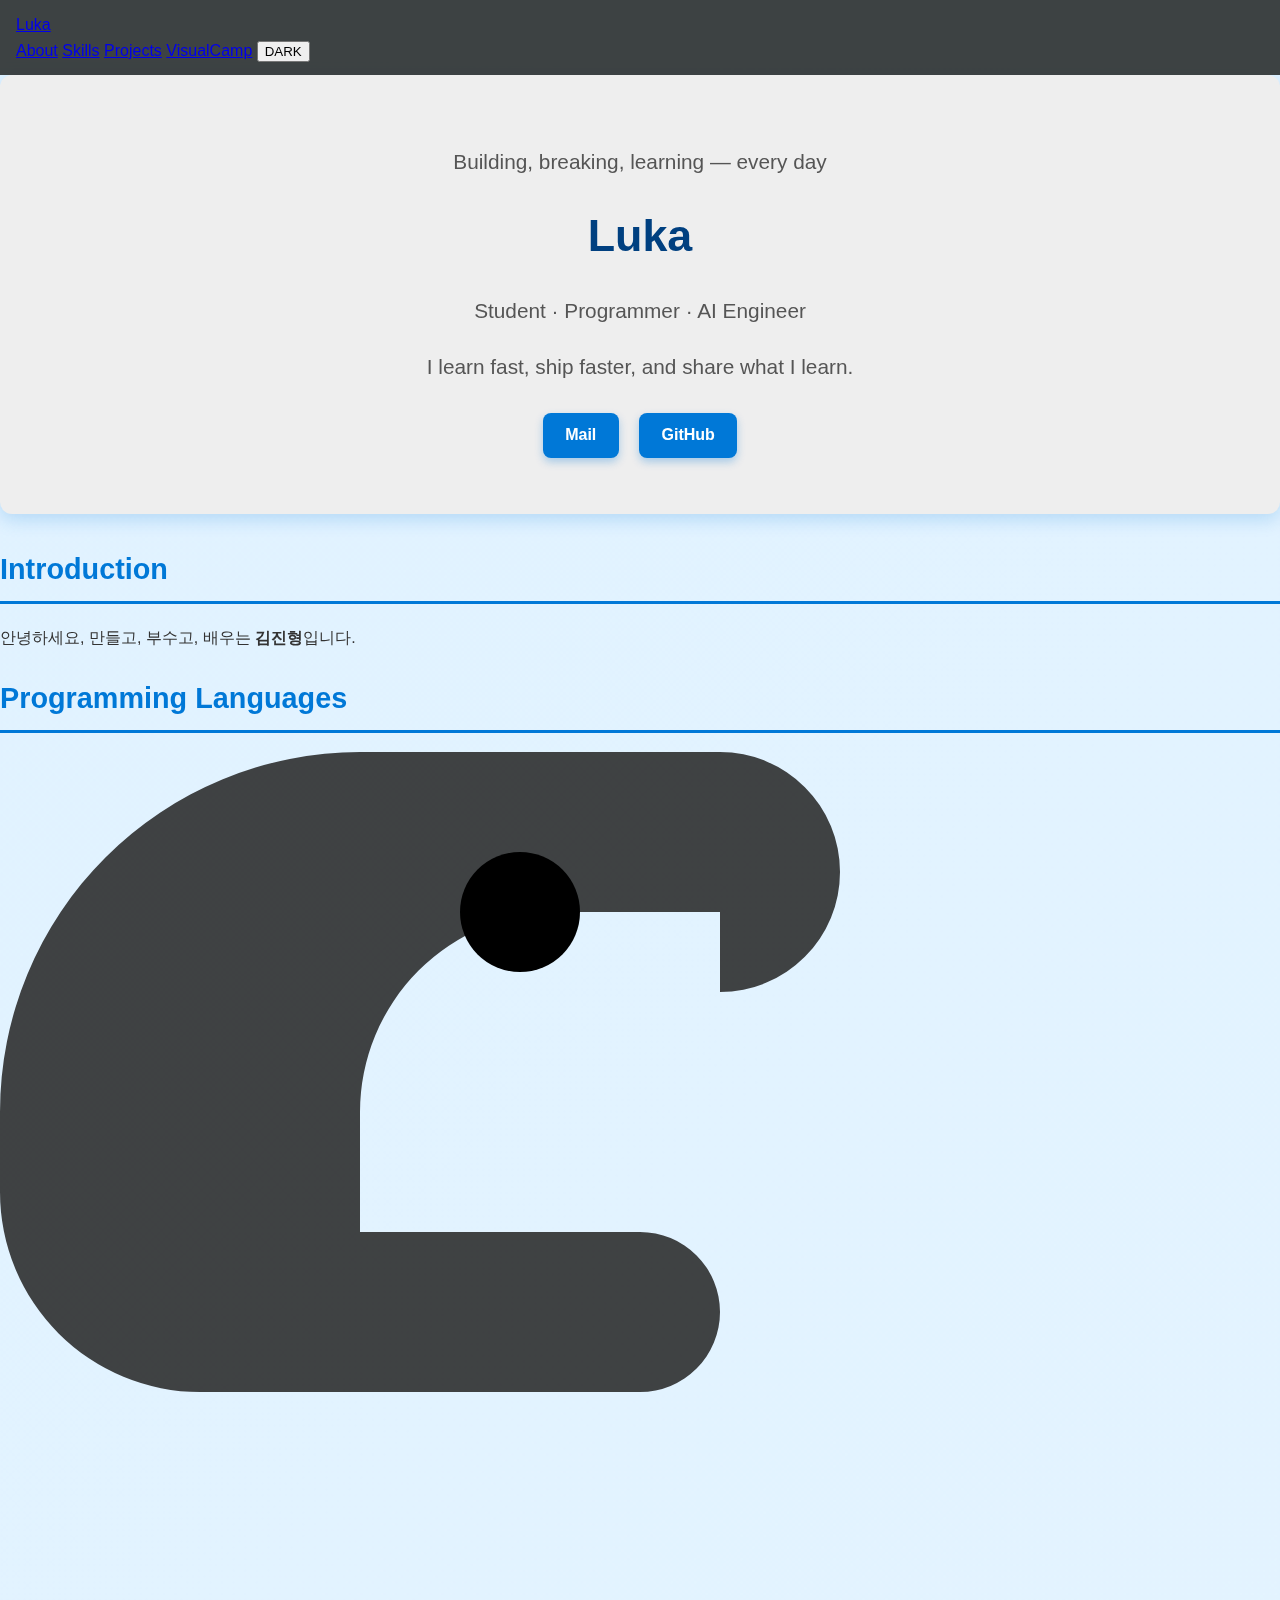
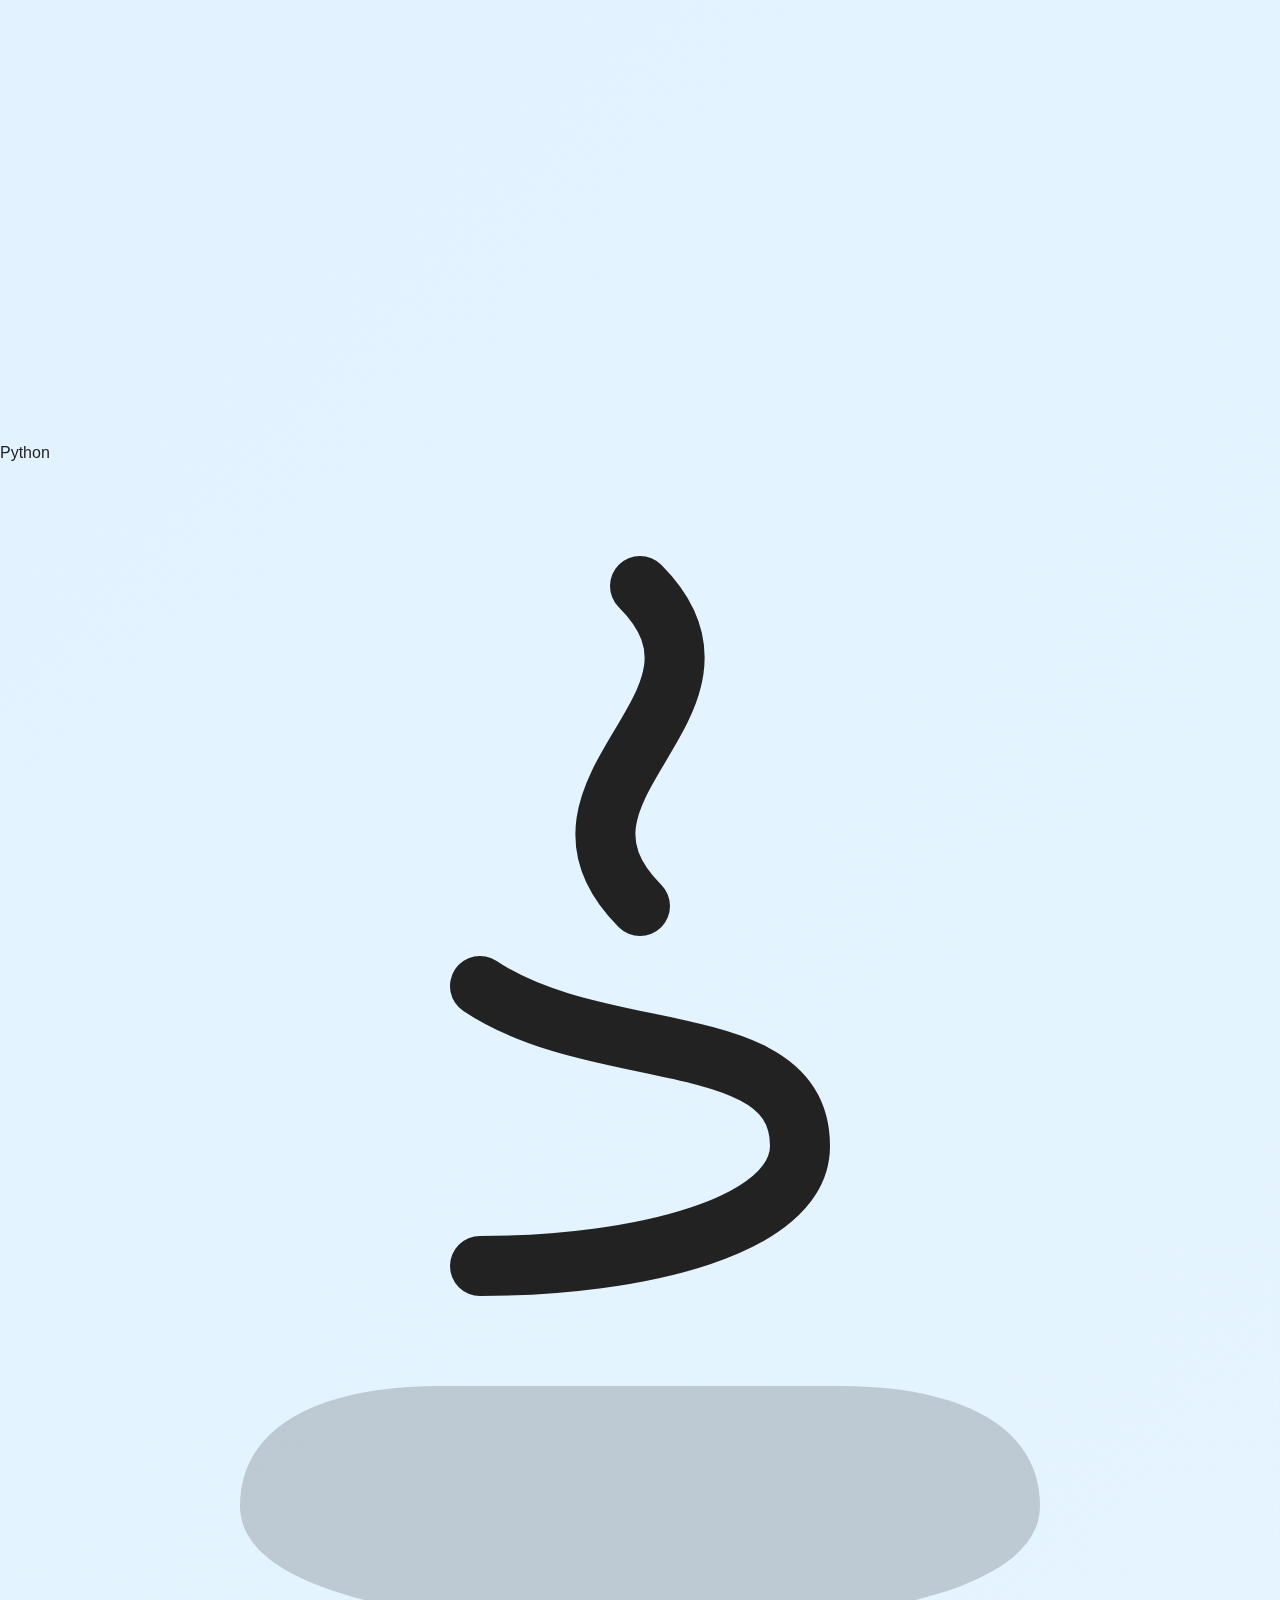
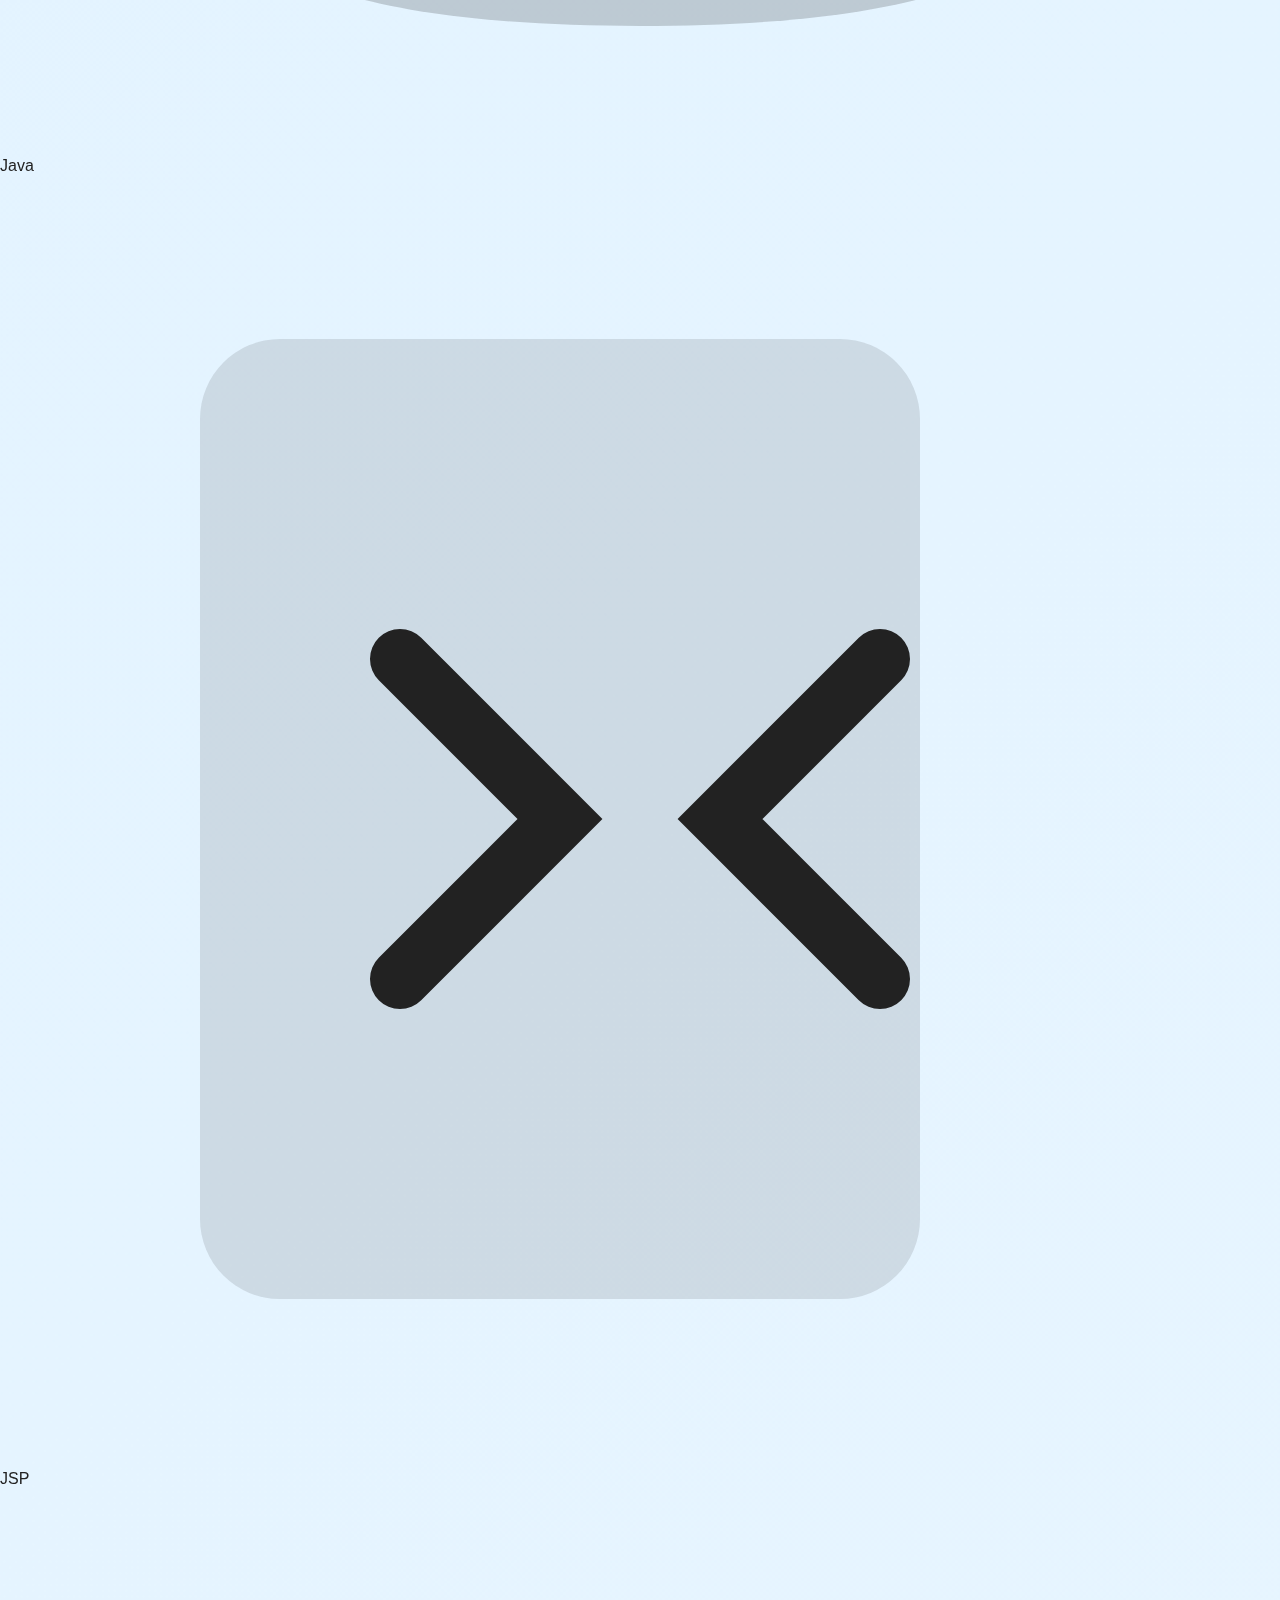
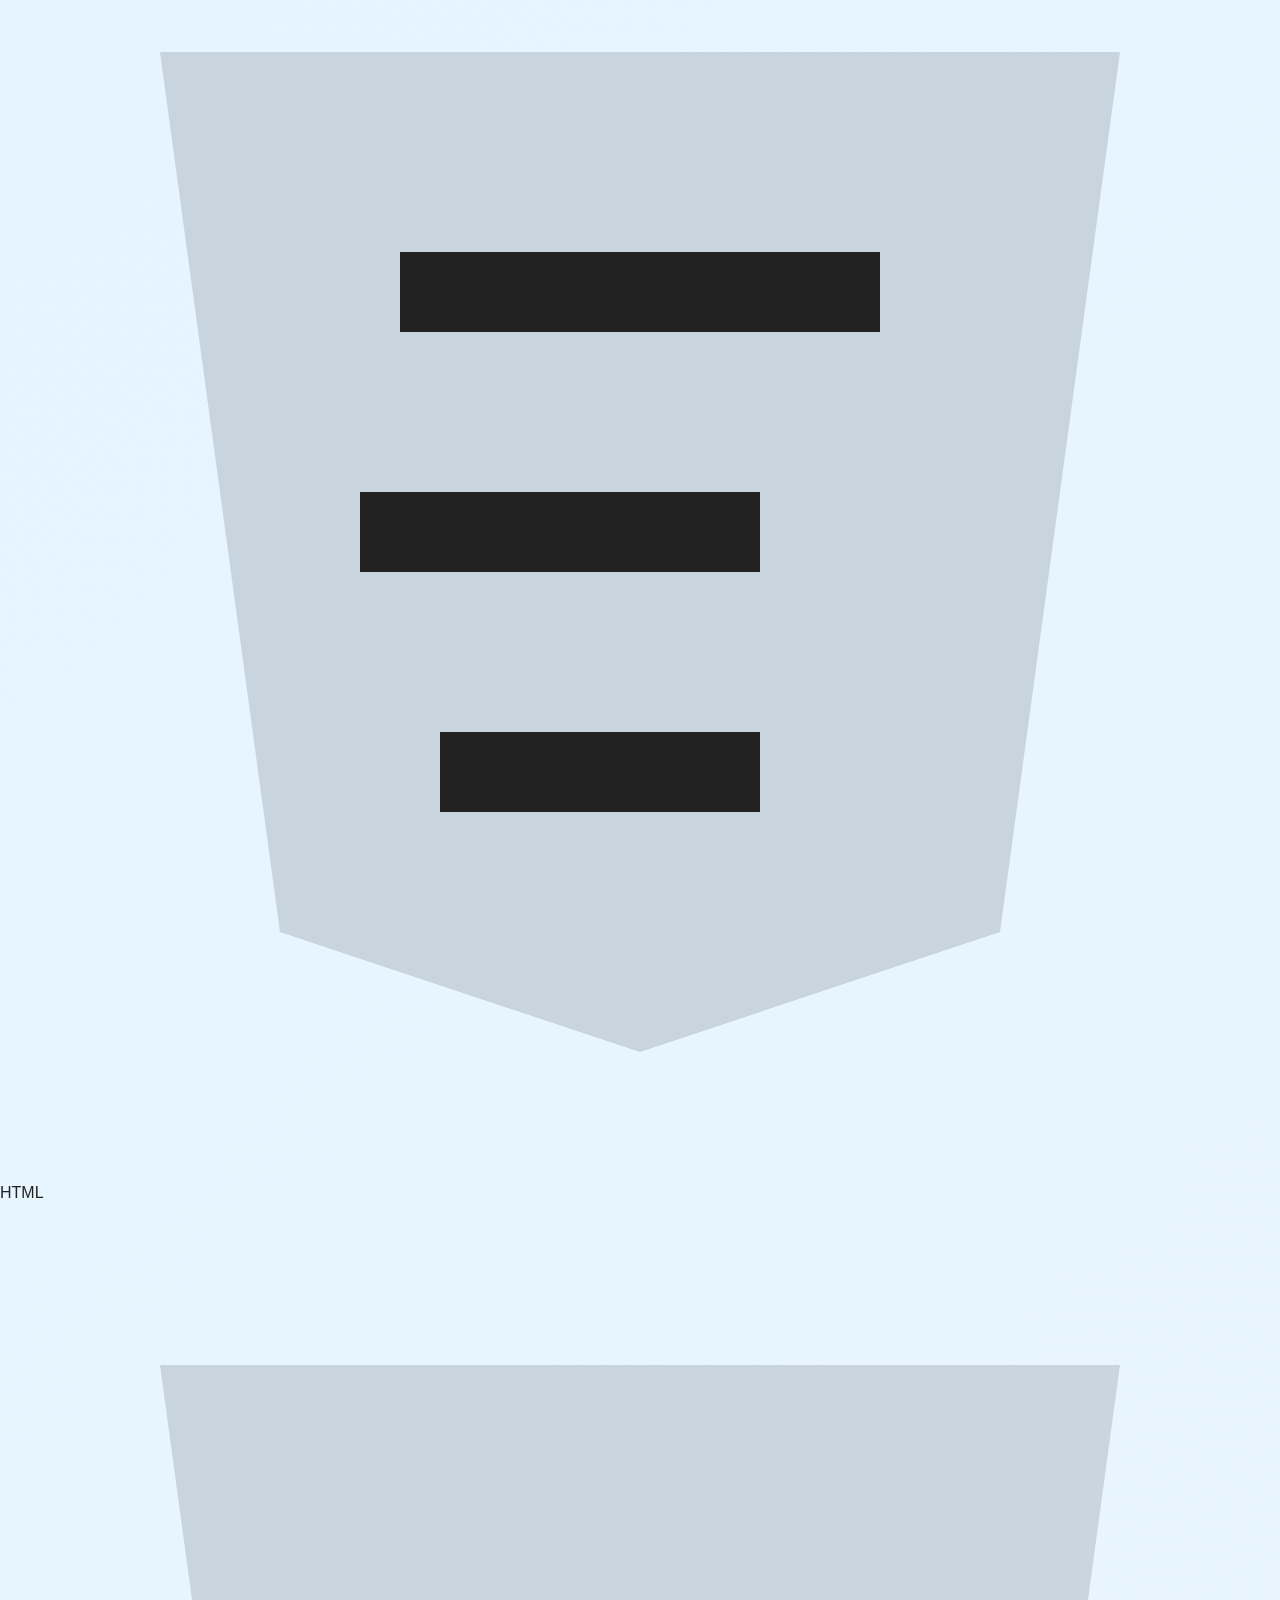
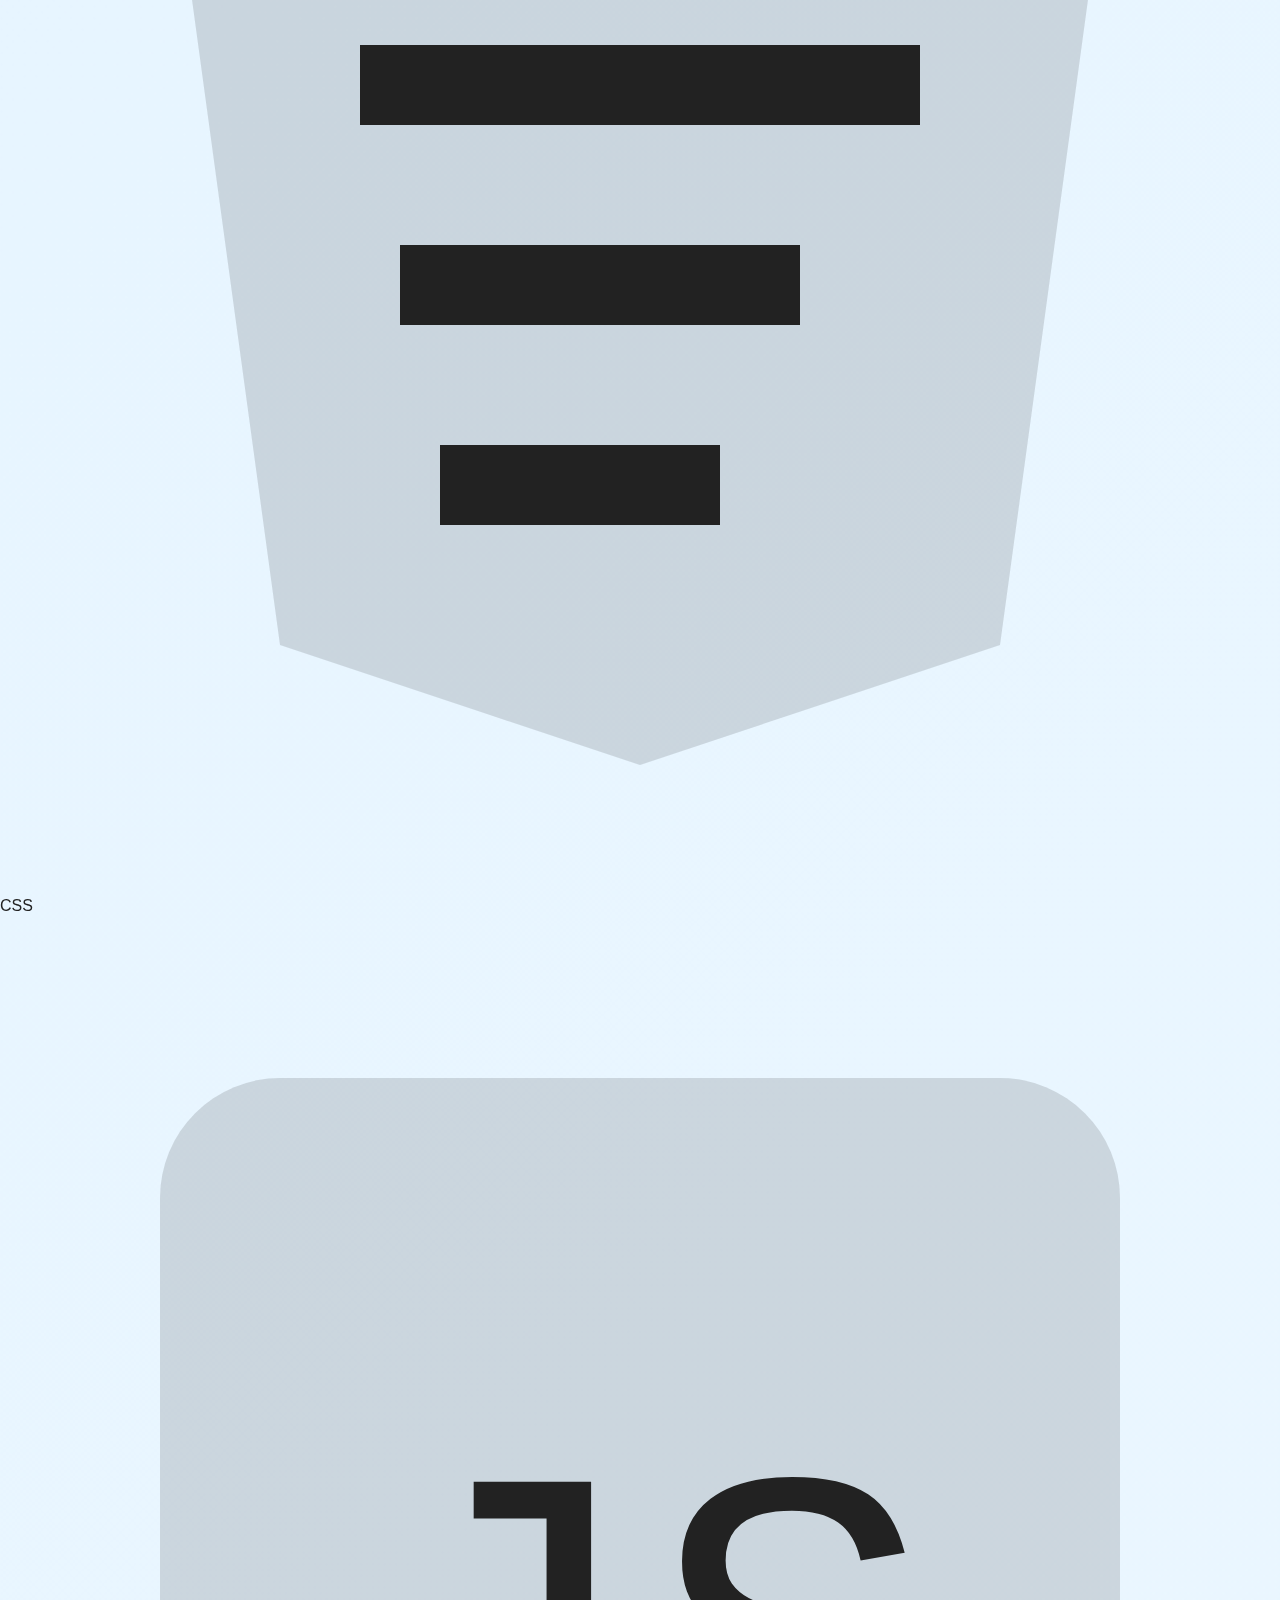
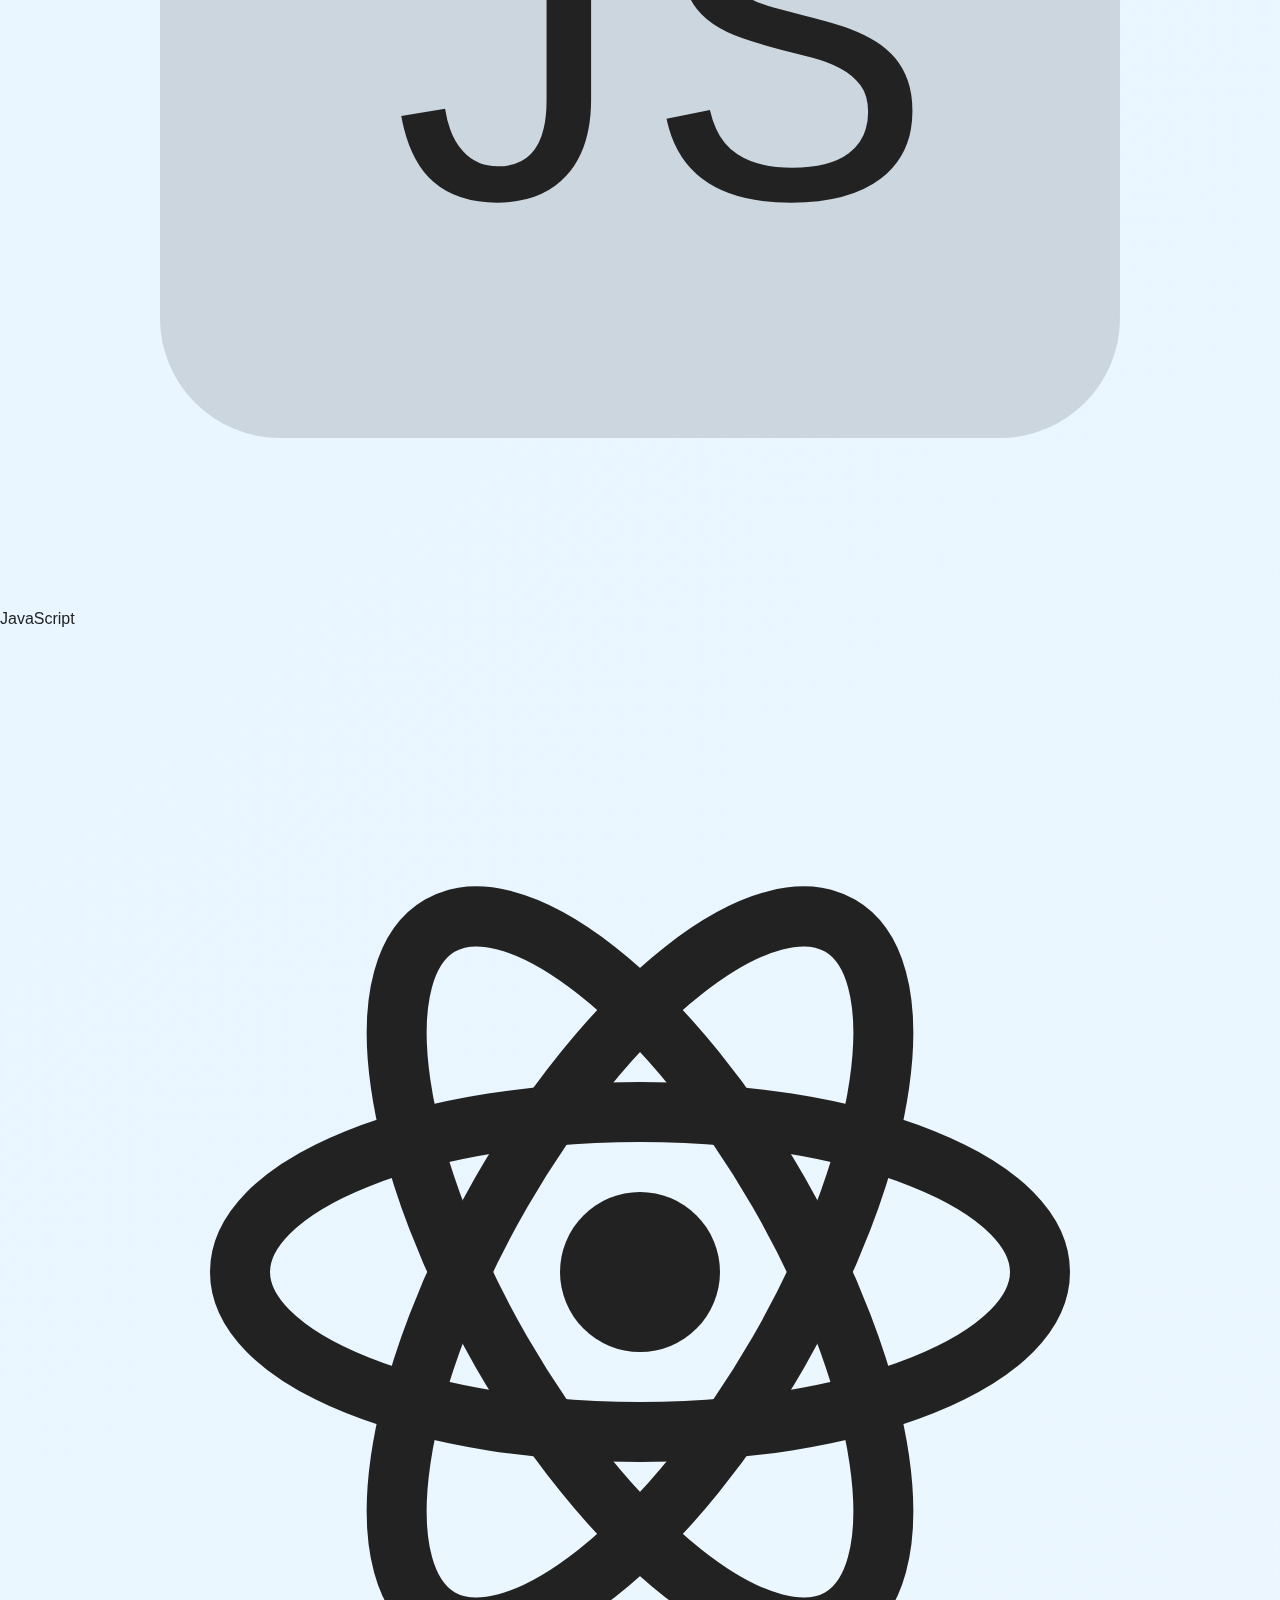
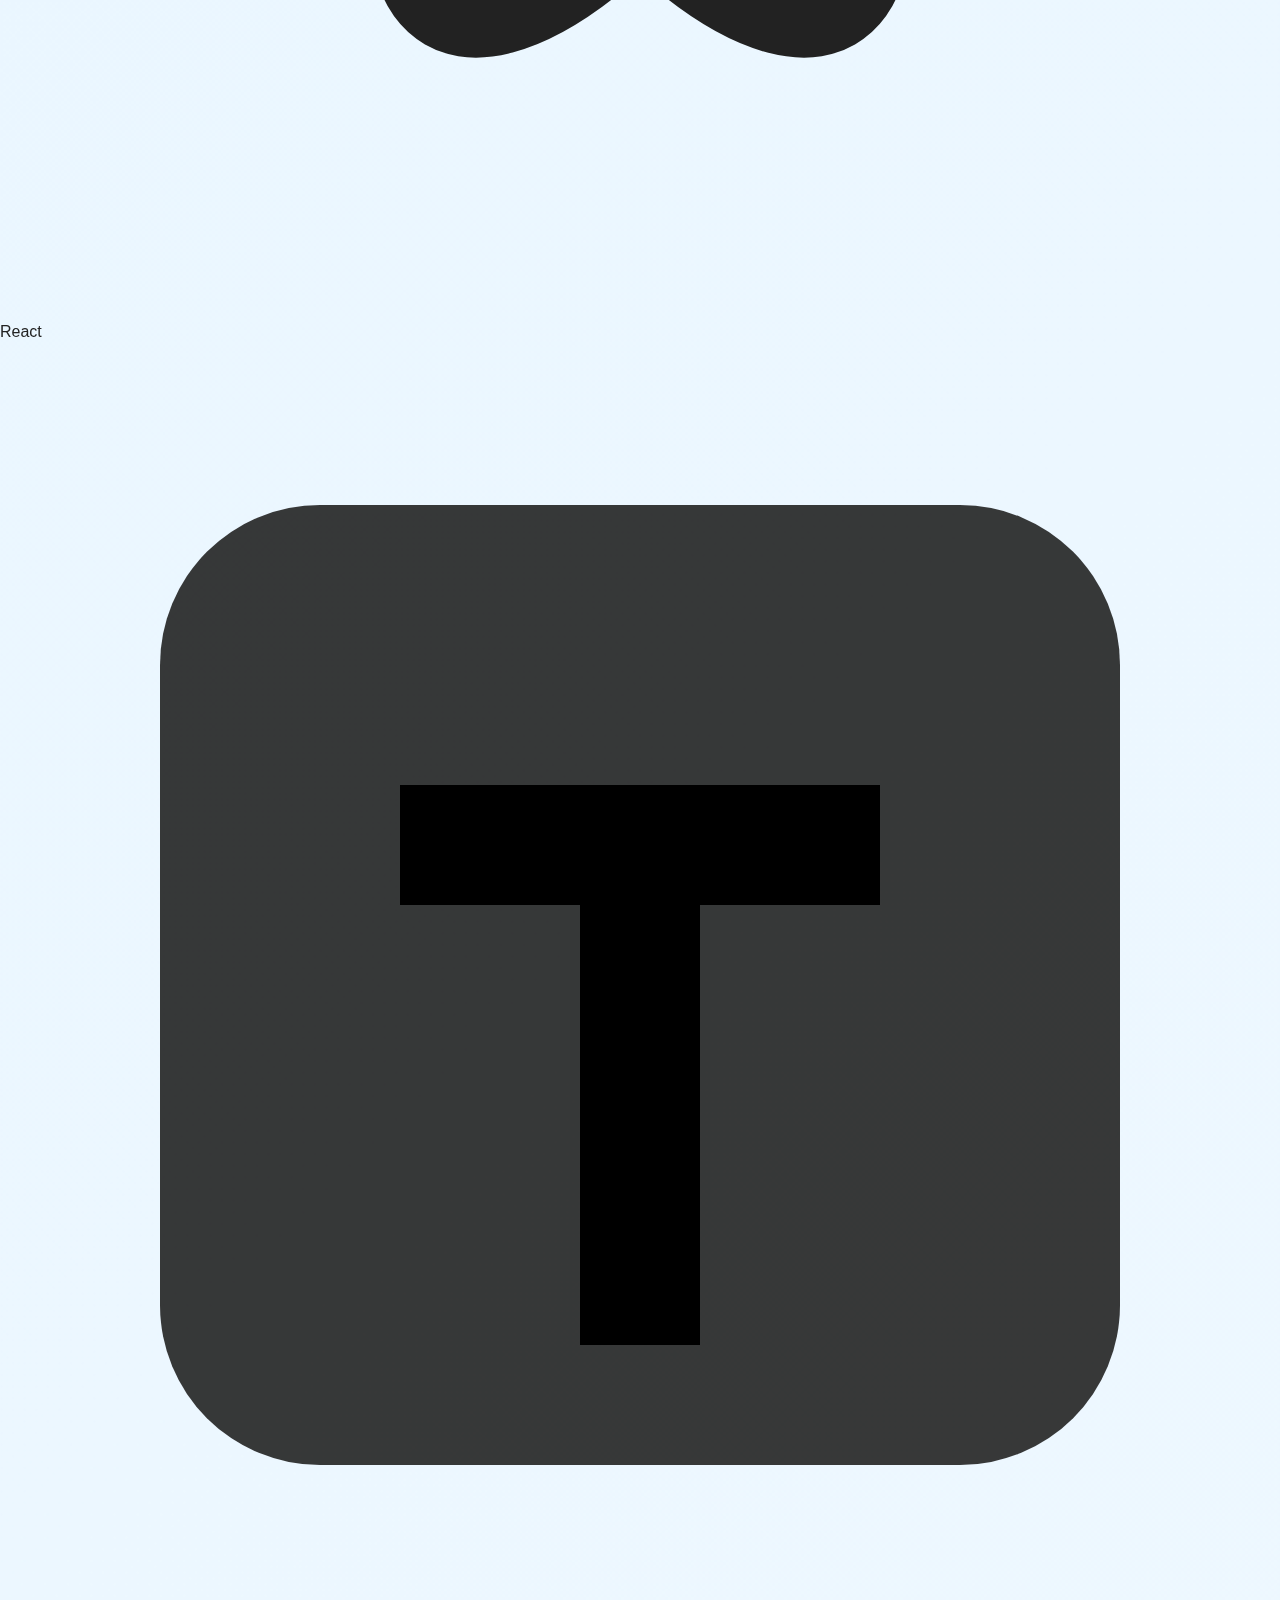
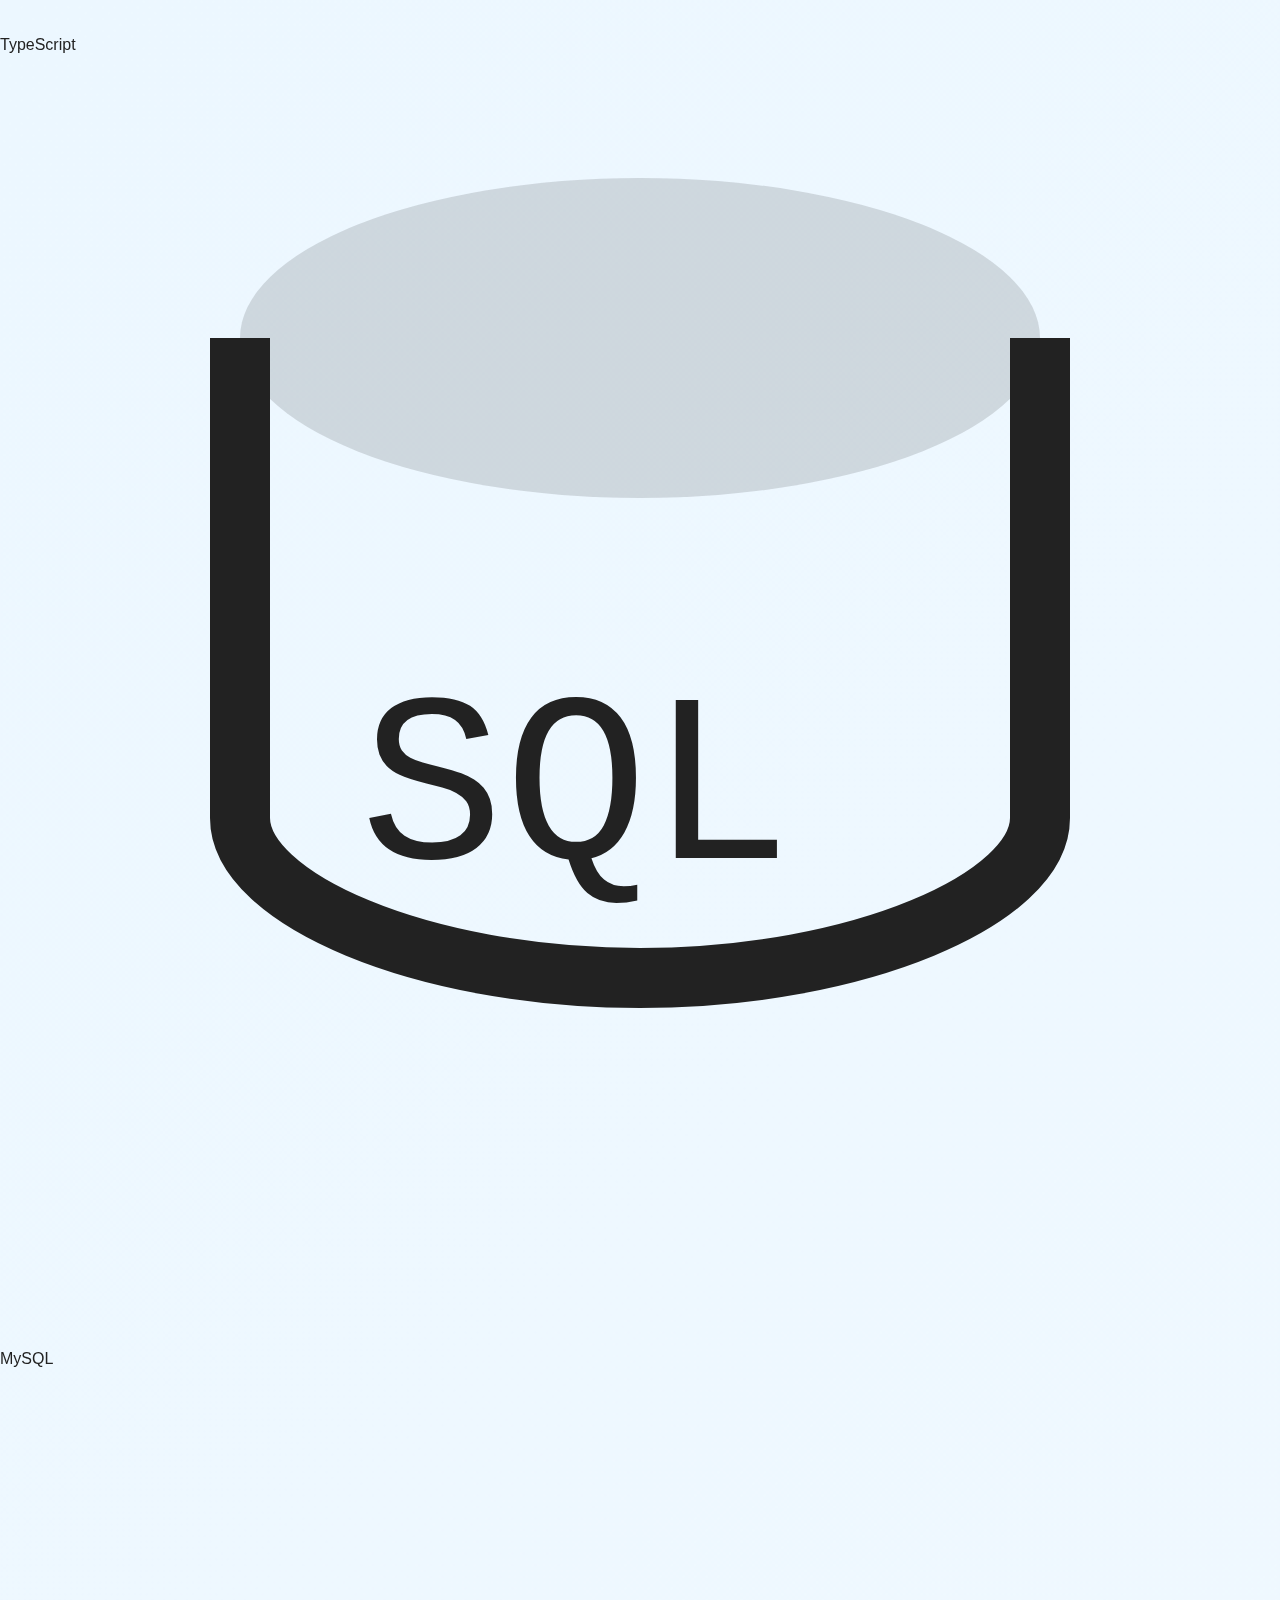
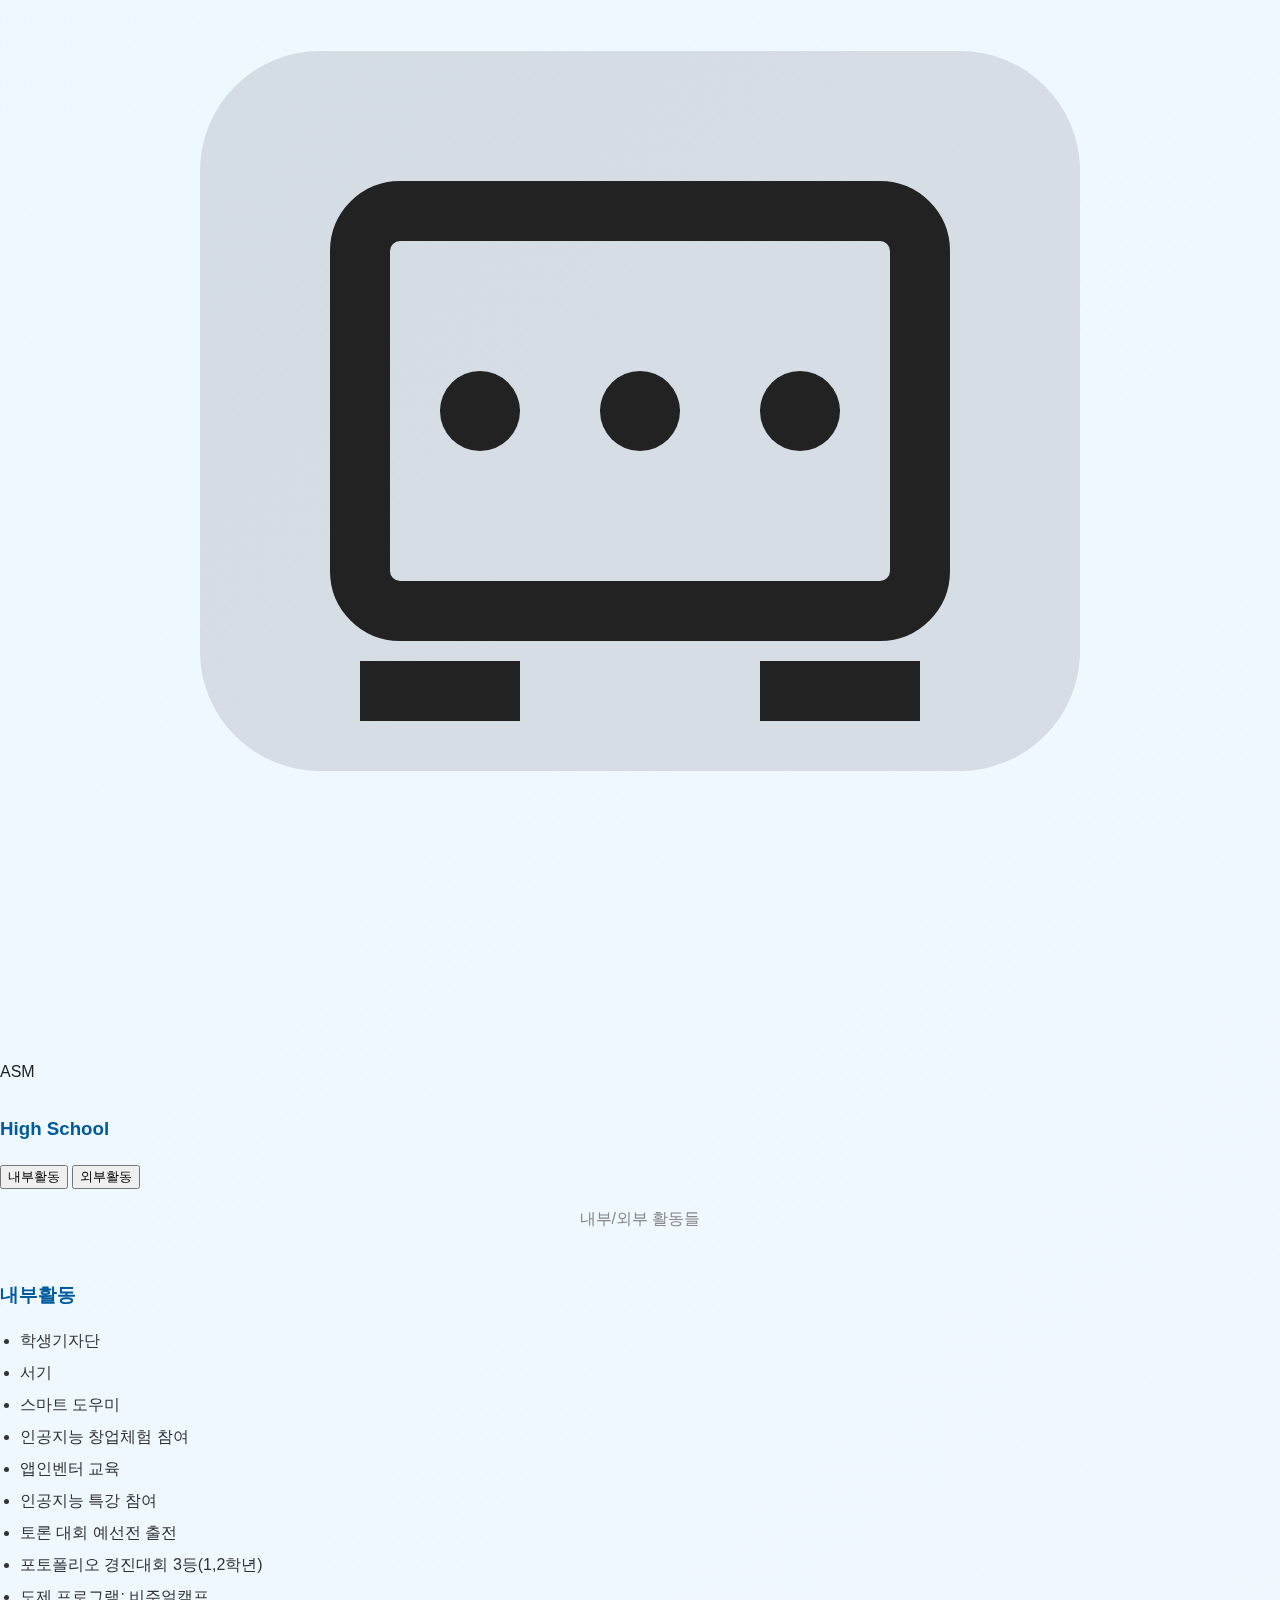
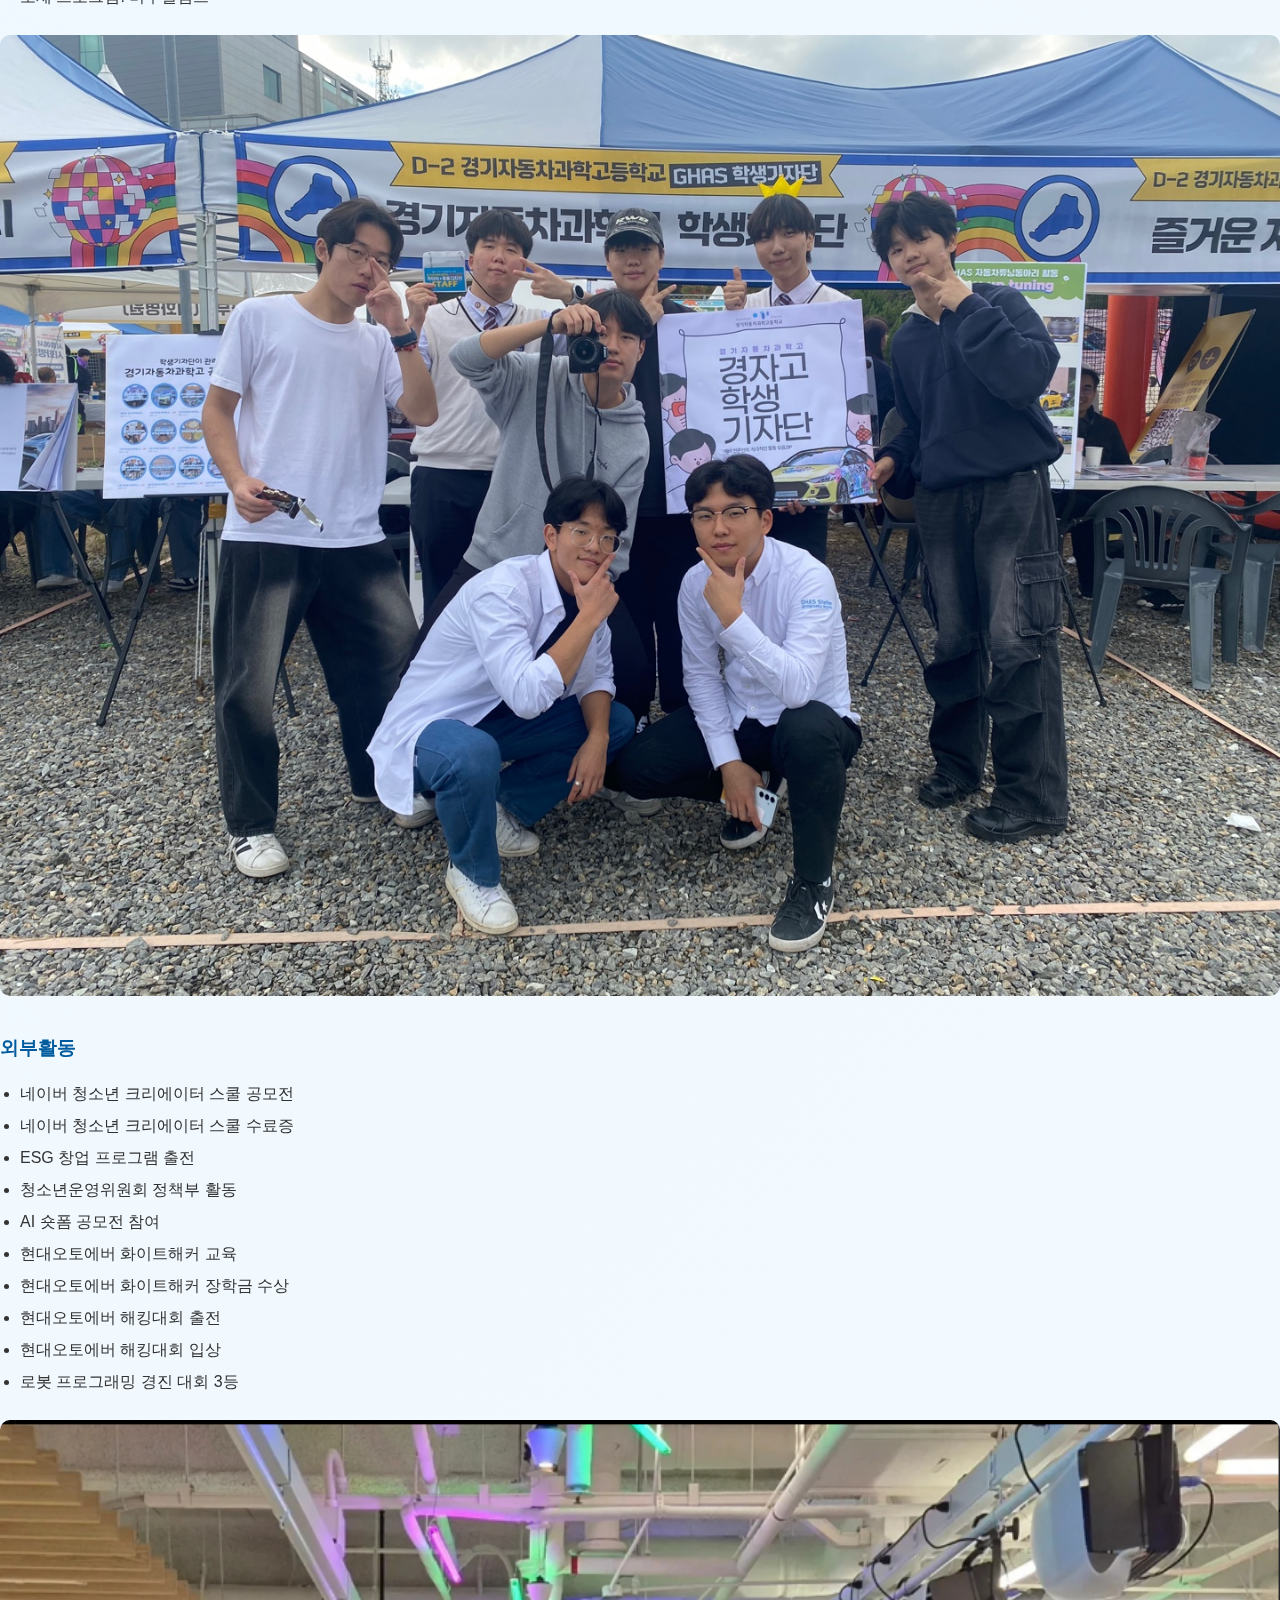
<file: index.html>
<!DOCTYPE html>
<html lang="ko">

<head>
    <meta charset="UTF-8" />
    <meta name="viewport" content="width=device-width, initial-scale=1.0" />
    <title>Luka – Portfolio</title>
    <link rel="stylesheet" href="style.css" />
    <style>
        html {
            scroll-behavior: smooth
        }

        section {
            scroll-margin-top: 80px
        }
    </style>
</head>

<body>
    <!-- NAV -->
    <nav id="navbar">
        <div class="nav-content">
            <a href="#top" class="logo">Luka</a>
            <div class="nav-links">
                <a href="#about">About</a>
                <a href="#skills">Skills</a>
                <a href="#projects">Projects</a>
                <a href="#fade-in">VisualCamp</a>
                <button id="theme-toggle" aria-label="Toggle theme">DARK</button>
            </div>
        </div>
    </nav>

    <!-- HERO -->
    <header id="top" class="hero">
        <div class="aurora" aria-hidden="true"></div>
        <div class="hero-content fade-in">
            <p class="tagline">Building, breaking, learning — every day</p>
            <h1>Luka</h1>
            <p class="title">Student · Programmer · AI Engineer</p>
            <p class="desc">I learn fast, ship faster, and share what I learn.</p>
            <div class="buttons">
                <a href="mailto:24s10510@ghas.hs.kr" class="btn primary">Mail</a>
                <a href="https://github.com/luka0116kjh" class="btn" target="_blank" rel="noreferrer">GitHub</a>
            </div>
        </div>
    </header>

    <!-- ABOUT -->
    <section id="about" class="section">
        <h2 class="fade-in">Introduction</h2>
        <div class="about-grid">
            <div class="about-text fade-in">
                <p>안녕하세요, 만들고, 부수고, 배우는 <strong>김진형</strong>입니다.</p>
                <h2 class="fade-in">Programming Languages</h2>
                <!--프로그래밍 로고 건들지 말것 -->
                <div class="skills-icons">
                    <div class="skill" title="Python">
                        <svg viewBox="0 0 64 64" aria-hidden="true">
                            <path
                                d="M36 8h-8a10 10 0 0 0-10 10v6h14a4 4 0 1 1 0 8H10a10 10 0 0 1-10-10V18A18 18 0 0 1 18 0h18a6 6 0 0 1 0 12Z"
                                fill="currentColor" opacity=".85" />
                            <circle cx="26" cy="8" r="3" fill="var(--background)" />
                        </svg>
                        <span>Python</span>
                    </div>
                    <div class="skill" title="Java">
                        <svg viewBox="0 0 64 64" aria-hidden="true">
                            <path d="M22 46h20c6 0 10 2 10 6s-8 6-20 6-20-2-20-6 4-6 10-6Z" fill="currentColor"
                                opacity=".2" />
                            <path d="M32 6c6 6-6 10 0 16M24 26c6 4 16 2 16 8 0 4-8 6-16 6" stroke="currentColor"
                                stroke-width="3" fill="none" stroke-linecap="round" />
                        </svg>
                        <span>Java</span>
                    </div>
                    <div class="skill" title="JSP">
                        <svg viewBox="0 0 64 64" aria-hidden="true">
                            <rect x="10" y="8" width="36" height="48" rx="4" ry="4" fill="currentColor" opacity=".12" />
                            <path d="M20 24l8 8-8 8M44 24l-8 8 8 8" stroke="currentColor" stroke-width="3" fill="none"
                                stroke-linecap="round" />
                        </svg>
                        <span>JSP</span>
                    </div>
                    <div class="skill" title="HTML">
                        <svg viewBox="0 0 64 64" aria-hidden="true">
                            <path d="M8 8h48l-6 44-18 6-18-6-6-44Z" fill="currentColor" opacity=".15" />
                            <path d="M20 20h24M18 32h20M22 44h16" stroke="currentColor" stroke-width="4" />
                        </svg>
                        <span>HTML</span>
                    </div>
                    <div class="skill" title="CSS">
                        <svg viewBox="0 0 64 64" aria-hidden="true">
                            <path d="M8 8h48l-6 44-18 6-18-6-6-44Z" fill="currentColor" opacity=".15" />
                            <path d="M18 24h28M20 34h20M22 44h14" stroke="currentColor" stroke-width="4" />
                        </svg>
                        <span>CSS</span>
                    </div>
                    <div class="skill" title="JavaScript">
                        <svg viewBox="0 0 64 64" aria-hidden="true">
                            <rect x="8" y="8" width="48" height="48" rx="6" fill="currentColor" opacity=".15" />
                            <text x="18" y="44" font-family="monospace" font-size="24" fill="currentColor">JS</text>
                        </svg>
                        <span>JavaScript</span>
                    </div>
                    <div class="skill" title="React">
                        <svg viewBox="0 0 64 64" aria-hidden="true">
                            <circle cx="32" cy="32" r="4" fill="currentColor" />
                                <ellipse cx="32" cy="32" rx="20" ry="8"
                                 fill="none" stroke="currentColor" stroke-width="3" />
                                <ellipse cx="32" cy="32" rx="20" ry="8"
                                fill="none" stroke="currentColor" stroke-width="3"
                                transform="rotate(60 32 32)" />
                                <ellipse cx="32" cy="32" rx="20" ry="8"
                                fill="none" stroke="currentColor" stroke-width="3"
                                transform="rotate(120 32 32)" />
                        </svg>
                        <span>React</span>
                    </div>

                <div class="skill" title="TypeScript">
                    <svg viewBox="0 0 64 64" aria-hidden="true">
                        <rect x="8" y="8" width="48" height="48" rx="8"
                        fill="currentColor" opacity=".9" />
                        <path d="M20 22h24v6h-9v22h-6V28h-9z"
                        fill="var(--background)" />
                        <path d="M42 30c0-4-3-6-8-6s-8 2-8 6
                        c0 8 16 4 16 12
                         c0 4-3 6-8 6s-8-2-8-6"
                        fill="none"
                        stroke="var(--background)"
                        stroke-width="3"
                        stroke-linecap="round" />
                </svg>
                <span>TypeScript</span>
            </div>

                    <div class="skill" title="MySQL">
                        <svg viewBox="0 0 64 64" aria-hidden="true">
                            <ellipse cx="32" cy="14" rx="20" ry="8" fill="currentColor" opacity=".15" />
                            <path d="M12 14v24c0 4 9 8 20 8s20-4 20-8V14" stroke="currentColor" stroke-width="3"
                                fill="none" />
                            <text x="18" y="40" font-family="monospace" font-size="12" fill="currentColor">SQL</text>
                        </svg>
                        <span>MySQL</span>
                    </div>
                    <div class="skill" title="ASM">
                        <svg viewBox="0 0 64 64" aria-hidden="true">
                            <rect x="10" y="14" width="44" height="36" rx="6" fill="currentColor" opacity=".12" />
                            <rect x="18" y="22" width="28" height="20" rx="2" stroke="currentColor" stroke-width="3"
                                fill="none" />
                            <path d="M18 46h8M38 46h8" stroke="currentColor" stroke-width="3" />
                            <circle cx="24" cy="32" r="2" fill="currentColor" />
                            <circle cx="32" cy="32" r="2" fill="currentColor" />
                            <circle cx="40" cy="32" r="2" fill="currentColor" />
                        </svg>
                        <span>ASM</span>
                    </div>
                </div>



                <!-- High School -->
                <div class="about-side fade-in">
                    <h3>High School</h3>
                    
                    <div class="school-buttons">
                        <button class="school-btn">내부활동</button>
                        <button class="school-btn">외부활동</button>
                        <p class="fade-in" style="text-align: center; color: #888; margin-bottom: 3rem;">
                            내부/외부 활동들
                        </p>
                    </div>

                    <!-- 교내 & 교외 활동 나란히 -->
                    
                    <div class="school-grid">
                        <article class="school-card fade-in">
                            <h3>내부활동</h3>
                            <ul>
                                <li>학생기자단</li>
                                <li>서기</li>
                                <li>스마트 도우미</li>
                                <li>인공지능 창업체험 참여</li>
                                <li>앱인벤터 교육</li>
                                <li>인공지능 특강 참여</li>
                                <li>토론 대회 예선전 출전</li>
                                <li>포토폴리오 경진대회 3등(1,2학년) </li>
                                <li>도제 프로그램: 비주얼캠프</li>
                            </ul>
                            <img src="img/rlwkeks.jpg" alt="교내 활동"
                                style="width:100%; margin-top:10px; border-radius:10px;">
                        </article>

                        <article class="school-card fade-in">
                            <h3>외부활동</h3>
                            <ul>
                                <li>네이버 청소년 크리에이터 스쿨 공모전</li>
                                <li>네이버 청소년 크리에이터 스쿨 수료증</li>
                                <li>ESG 창업 프로그램 출전</li>
                                <li>청소년운영위원회 정책부 활동</li>
                                <li>AI 숏폼 공모전 참여</li>
                                <li>현대오토에버 화이트해커 교육</li>
                                <li>현대오토에버 화이트해커 장학금 수상</li>
                                <li>현대오토에버 해킹대회 출전</li>
                                <li>현대오토에버 해킹대회 입상</li>
                                <li>로봇 프로그래밍 경진 대회 3등</li>
                            </ul>
                            <img src="img/naver.png" alt="교외 활동"
                                style="width:100%; margin-top:10px; border-radius:10px;">
                        </article>
                    </div>
                </div>
            </div>
        </div>
    </section>

    <!-- SKILLS SECTION  -->
    <section id="skills" class="section">
        <h2 class="fade-in">Tech Stack</h2>
        <p class="fade-in" style="text-align: center; color: #888; margin-bottom: 3rem;">
            다양한 기술을 활용하여 문제를 해결하고, 지속적으로 학습하며 성장하고 있습니다.
        </p>
        
        <div class="skills-card-grid">
            <!-- Card 1: Programming Languages -->
            <article class="skill-card fade-in">
                <div class="skill-card-image">
                    <img src="img/python.jpg" alt="Programming Languages">
                </div>
                <div class="skill-card-content">
                    <h3>Programming Languages</h3>
                    <p>Python, JavaScript를 중심으로 다양한 프로그래밍 언어를 활용 응용하여 이해도를 높입니다</p>
                </div>
            </article>

            <!-- Card 2: Web Development -->
            <article class="skill-card fade-in">
                <div class="skill-card-image">
                    <img src="img/se.png" alt="Web Development">
                </div>
                <div class="skill-card-content">
                    <h3>Web Development</h3>
                    <p>HTML, CSS, JavaScript로 반응형 웹사이트를 제작합니다. 지금은 간단하게라도 제작하여도 곧 퀼리티를 높일것입니다.</p>
                </div>
            </article>

            <!-- Card 3: AI & Machine Learning -->
            <article class="skill-card fade-in">
                <div class="skill-card-image">
                    <img src="img/ai.png" alt="AI & Machine Learning">
                </div>
                <div class="skill-card-content">
                    <h3>AI & Machine Learning</h3>
                    <p>AI의 머신러닝 딥러닝등으로 AI관련으로 여러 공부를 하면 배우고있습니다.</p>
                </div>
            </article>

            <!-- Card 4: Security & Hacking -->
            <article class="skill-card fade-in">
                <div class="skill-card-image">
                    <img src="img/bl.png" alt="Security & Hacking">
                </div>
                <div class="skill-card-content">
                    <h3>Security & Hacking</h3>
                    <p>현대오토에버 화이트해커 교육 영향으로 웹해킹,포렌식,리버싱,네트워크등 공부하며 성장을 하고있습니다.</p>
                </div>
            </article>

            <!-- Card 5: Algorithms & Data Structures -->
            <article class="skill-card fade-in">
                <div class="skill-card-image">
                    <img src="img/algorithms.png" alt="Algorithms">
                </div>
                <div class="skill-card-content">
                    <h3>Algorithms & Data Structures</h3>
                    <p>효율적인 알고리즘 설계와 자료구조 활용에 집중하고 있습니다. 문제 해결 능력을 키우기 위해 꾸준히 코딩 연습을 하며, 최적화된 방법을을 찾습니다.</p>
                </div>
            </article>

            <!-- Card 6: Robotics & IoT -->
            <article class="skill-card fade-in">
                <div class="skill-card-image">
                    <img src="img/ev3.jpg" alt="Robotics">
                </div>
                <div class="skill-card-content">
                    <h3>Robotics & IoT</h3>
                    <p>EV3 로봇 프로그래밍 경진대회에 참가하여 자율주행 로봇에 코딩을 입력하여 동작 제어와 실시간 알고리즘을 구현한 경험이 있습니다.</p>
                </div>
            </article>
        </div>
    </section>

    <!-- PROJECTS -->
    <section id="projects" class="section">
        <h2 class="fade-in">Projects</h2>
        <p class="fade-in" style="text-align: center; color: #888; margin-bottom: 3rem;">
            고등학교에서 참여한 대회및 성과
        </p>
        <div class="project-grid">

            <article class="project-card fade-in">
                <h3>Concept Web Creation</h3>
                <p>노션을 활용하여 블로그 형식의 개인 연구 공간을 만들 계획입니다. 
                    이곳에 공부한 내용이나 연구중인 내용을을 정리하고 기록할 예정입니다. 
                    이후 도메인을 구입하여 정식으로 서비스를 진행할 계획입니다.
                </p>
                <div class="tags">
                    <span>Notion</span><span>blog</span><span>study</span>
                    <span><a href="https://typhoon-ursinia-b26.notion.site/luka-blog-2b1a01a0e28580939f1df409b010bf76?source=copy_link" style="color:#fff;">blog 이동</a></span>
                </div>
                <img src="img/notion.png" alt="Web concept project"
                    style="width:100%; margin-top:10px; border-radius:10px;">
            </article>

            <article class="project-card fade-in">
                <h3>총장배 로봇 프로그래밍 경진대회 참가</h3>
                <p>
                    LEGO EV3를 활용해 주어진 미션을 해결하는 로봇을 프로그래밍하고
                    자율 주행 및 센서 기반 동작 시연을 성공적으로 완료하는 대회로 
                    <br> <b>3등</b>을 하였습니다.
                </p>
                <div class="tags">
                    <span>한국공학대</span> <span>메카트로닉스</span> <span>EV3</span>
                </div>
                <img src="img/3.jpg" alt="로봇 프로그래밍 경진대회" style="width:100%; margin-top:10px; border-radius:10px;">
            </article>

            <article class="project-card fade-in">
                <h3>해킹 경진 대회 출전</h3>
                <p>현대오토에버 화이트해커 양성 교육(7~11월까지)을 거쳐 팀 단위로 대회에 출전하여 
                    <br> <B>입상</B>을 받게 되었습니다</p>
                <div class="tags"><span>Security</span><span>CTF</span><span>Teamwork</span></div>
                <img src="img/wh.jpg" alt="Hacking competition"
                    style="width:100%; margin-top:10px; border-radius:10px;">
            </article>

        </div>
    </section>

    <!-- VISUALCAMP -->
    <section id="fade-in" class="section">
        <h2 class="fade-in">VisualCamp Experience</h2>
        <p class="fade-in" style="text-align: center; color: #888; margin-bottom: 3rem;">
            도제 프로그램 VisualCamp
        </p>

        <div class="visualcamp-container">
            <!-- 텍스트 영역 -->
            <div class="vc-content fade-in">
                <div class="vc-card">
                    <div class="vc-header">
                        <h3>VisualCamp – 도제활동</h3>
                        <span class="vc-badge">진행중</span>
                    </div>
                    <p class="vc-description">
                        비주얼캠프(VisualCamp)에서 시선추적,기본적 프로그래밍 향상,응용을 하고있습니다 .
                    </p>
                    
                    <div class="vc-details">
                        <div class="vc-detail-item">
                            <div class="vc-icon"></div>
                            <div>
                                <strong>참여 분야</strong>
                                <p>애플리케이션 보안 및 프론트엔드 개발 실습</p>
                            </div>
                        </div>
                        
                        <div class="vc-detail-item">
                            <div class="vc-icon"></div>
                            <div>
                                <strong>주요 업무</strong>
                                <p>알고리즘 최적화, 자료구조 이해 학습</p>
                            </div>
                        </div>
                        
                        <div class="vc-detail-item">
                            <div class="vc-icon"></div>
                            <div>
                                <strong>성과</strong>
                                <p>문제 풀이 후 코드 동작 원리를 설명하며 이해도 향상, 커뮤니케이션 향상</p>
                            </div>
                        </div>
                    </div>
                </div>
            </div>

            <!-- 이미지 영역 -->
            <div class="vc-images fade-in">
                <div class="vc-image-main">
                    <img src="img/vc.png" alt="VisualCamp 활동">
                    <div class="vc-image-overlay">
                        <span>회사 로고</span>
                    </div>
                </div>
                <div class="vc-image-sub">
                    <img src="img/fafa.png" alt="VisualCamp 프로젝트">
                    <div class="vc-image-overlay">
                        <span>사진</span>
                    </div>
                </div>
            </div>
        </div>
    </section>

    <!-- FOOTER -->
    <footer class="fade-in">
        © <span id="year"></span> Luka.<br>
        <p style="margin-top:10px; font-size:0.95rem; opacity:0.8;">소중한 시간 내어 봐주셔서 감사합니다.</p>
    </footer>

    <script src="script.js"></script>
</body>


</html>
</file>
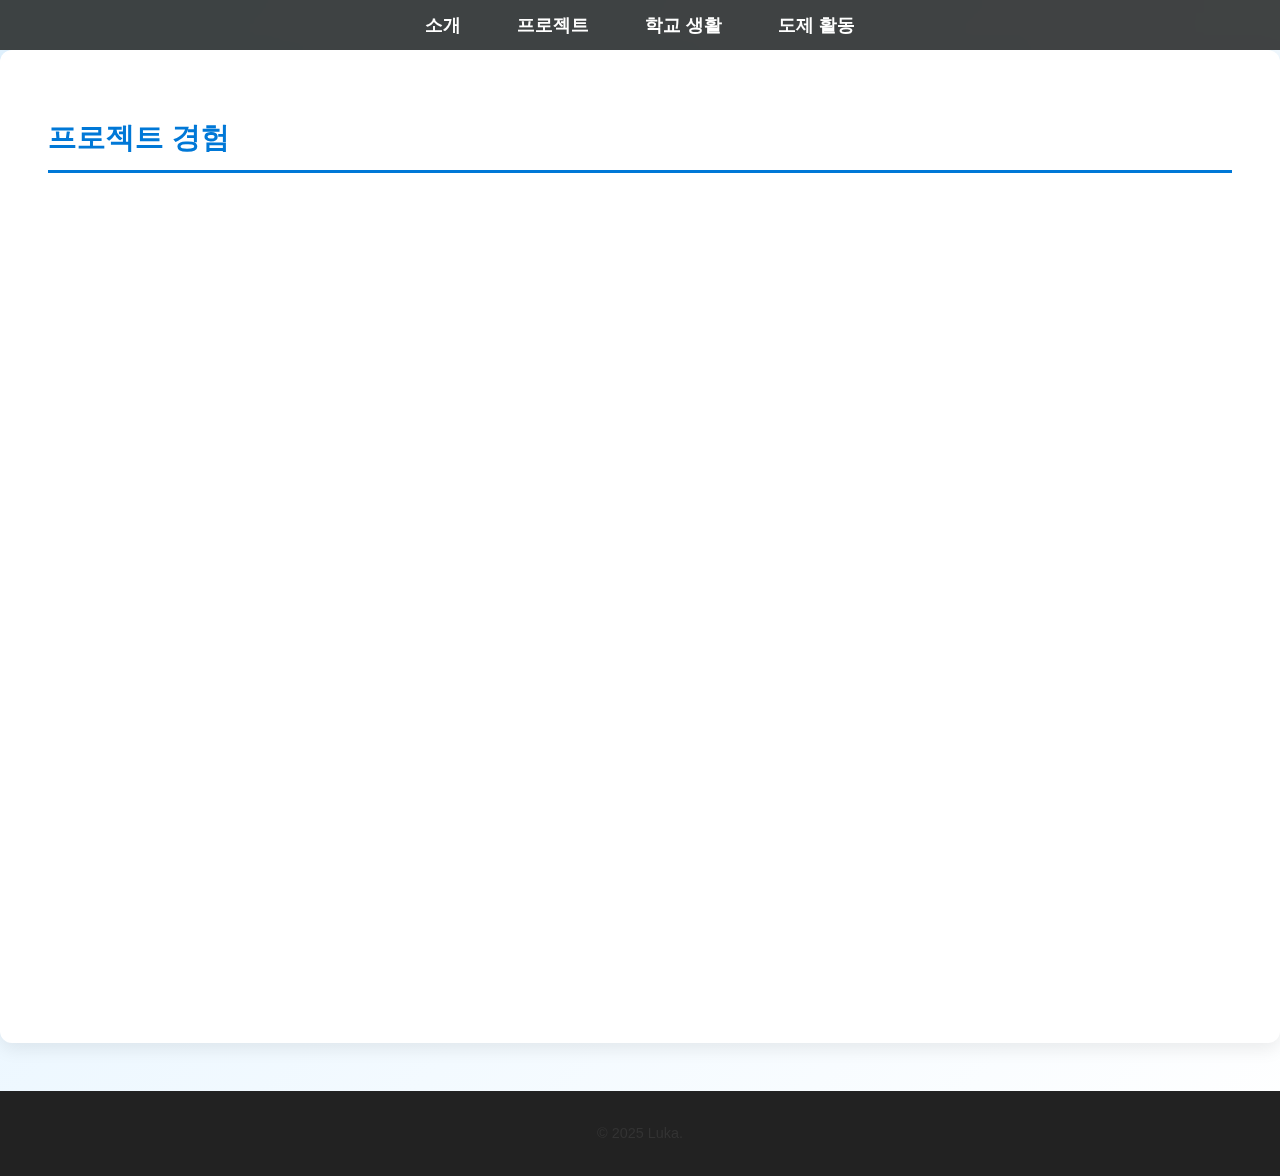
<file: projects.html>
<!DOCTYPE html>
<html lang="ko">
<head>
  <meta charset="UTF-8">
  <title>프로젝트 - Luka</title>
  <link rel="stylesheet" href="style.css">
</head>
<body>
  <header>
    <nav>
      <ul>
        <li><a href="index.html">소개</a></li>
        <li><a href="projects.html">프로젝트</a></li>
        <li><a href="school.html">학교 생활</a></li>
        <li><a href="vc.html">도제 활동</a></li>
      </ul>
    </nav>
  </header>

  <main>
    <section>
      <h2>프로젝트 경험</h2>

      <div class="project-container">
        <div class="project-text">
          <h3>테트리스 제작</h3>
          <p>JavaScript를 활용하여 간단한 테트리스 게임을 구현</p>
        </div>
        <div class="project-image">
          <img src="img/tt.png" alt="테트리스 프로젝트 이미지" class="project-photo">
        </div>
      </div>

      <div class="project-container">
        <div class="project-text">
          <h3>인터넷 개념 웹</h3>
          <p>HTML과 CSS를 활용하여 인터넷 개념 설명 페이지 제작</p>
        </div>
        <div class="project-image">
          <img src="img/int.png" alt="인터넷 개념 프로젝트" class="project-photo">
        </div>
      </div>

      <div class="project-container">
        <div class="project-text">
          <h3>해킹 대회 팀 출전 (11/8~9)</h3>
          <p>현대오토에버에서 진행하는 화이트해커 양성교육에서 대회 출전 (11/8~9)</p>
        </div>
        <div class="project-image">
          <img src="img/bl.png" alt="해킹 대회 이미지" class="project-photo">
        </div>
      </div>

    </section>
  </main>

  <footer>
    <p>© 2025 Luka.</p>
  </footer>
</body>
</html>
</file>
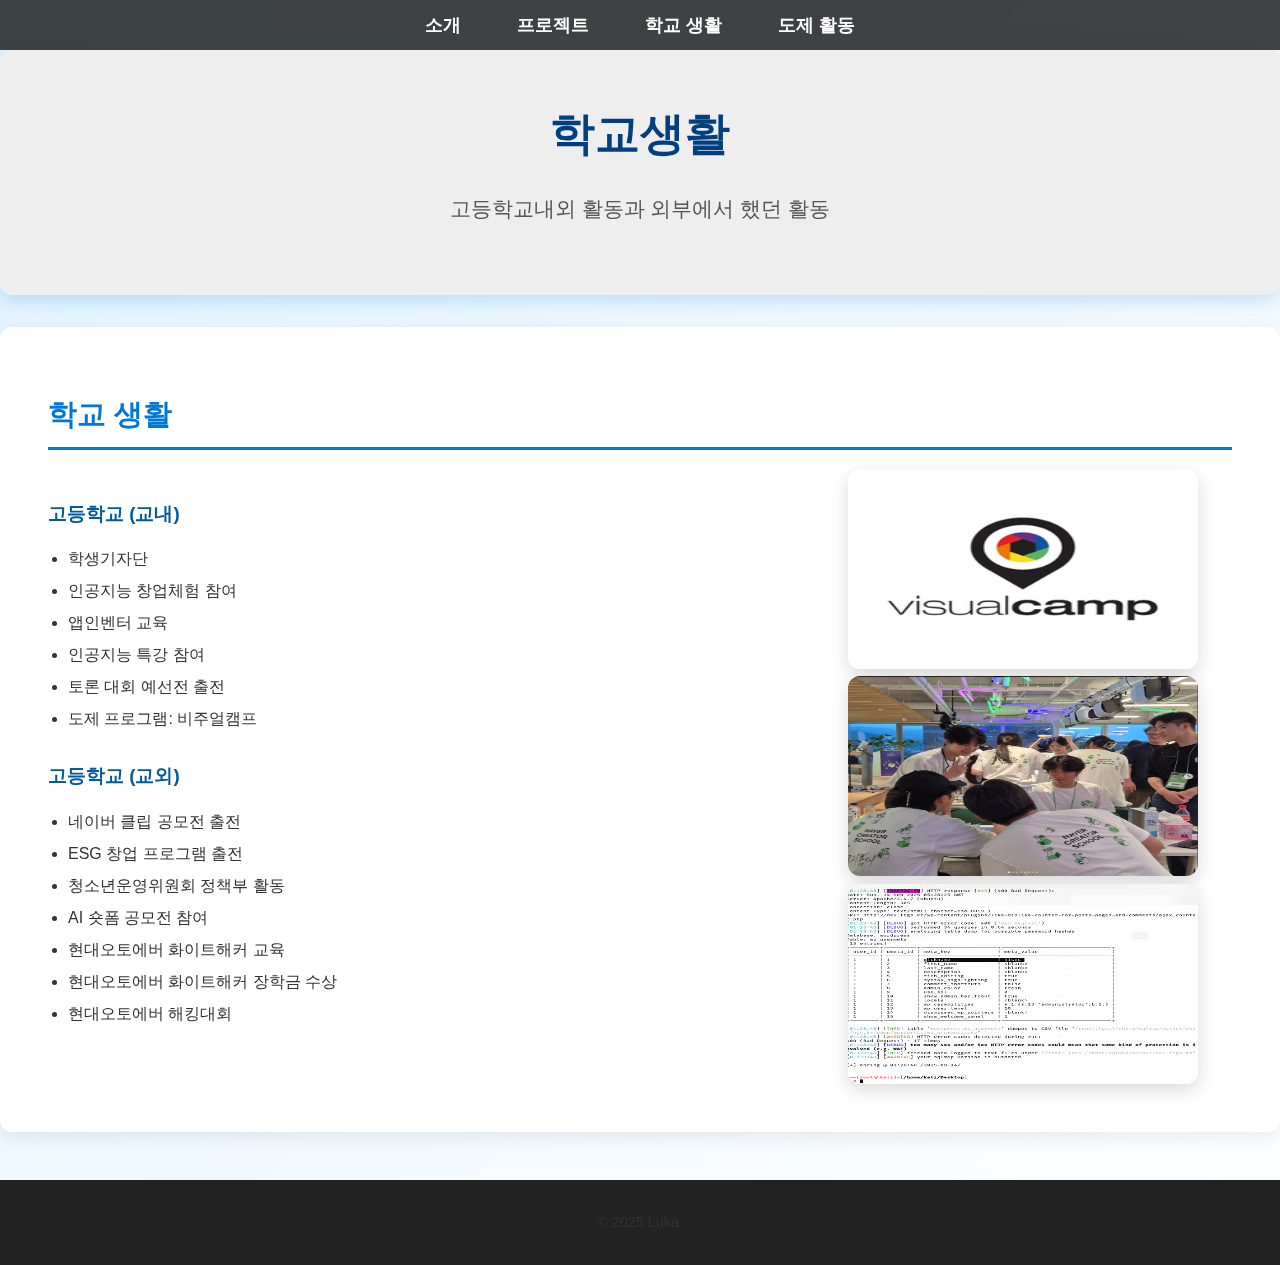
<file: school.html>
<!DOCTYPE html>
<html lang="ko">

<head>
  <meta charset="UTF-8">
  <title>학교 생활 - Luka</title>
  <link rel="stylesheet" href="style.css">
</head>

<body>
  <header>
    <nav>
      <ul>
        <li><a href="index.html">소개</a></li>
        <li><a href="projects.html">프로젝트</a></li>
        <li><a href="school.html">학교 생활</a></li>
        <li><a href="vc.html">도제 활동</a></li>
      </ul>
    </nav>
    <div class="hero">
      <h1>학교생활</h1>
      <p>고등학교내외 활동과 외부에서 했던 활동</p>
    </div>
  </header>
  <main>
    <section>
      <h2>학교 생활</h2>
      <div class="school-container">
        <div class="school-text">
          <h3>고등학교 (교내)</h3>
          <ul>
            <li>학생기자단 </li>
            <li>인공지능 창업체험 참여</li>
            <li>앱인벤터 교육</li>
            <li>인공지능 특강 참여</li>
            <li>토론 대회 예선전 출전</li>
            <li>도제 프로그램: 비주얼캠프</li>
          </ul>
          <h3>고등학교 (교외)</h3>
          <ul>
            <li>네이버 클립 공모전 출전</li>
            <li>ESG 창업 프로그램 출전</li>
            <li>청소년운영위원회 정책부 활동</li>
            <li>AI 숏폼 공모전 참여</li>
            <li>현대오토에버 화이트해커 교육</li>
            <li>현대오토에버 화이트해커 장학금 수상</li>
            <li>현대오토에버 해킹대회 </li>
          </ul>
        </div>
        <div class="school-image"> 
          <img src="img/vc.png" alt="학교 생활 사진"> 
          <br>
          <img src="img/naver.png" alt="학교 생활 사진"> 
          <br>
          <img src="img/bl.png" alt="해킹"> </div>
      </div>
    </section>
  </main>
  <footer>
    <p>© 2025 Luka.</p>
  </footer>
</body>


</html>
</file>
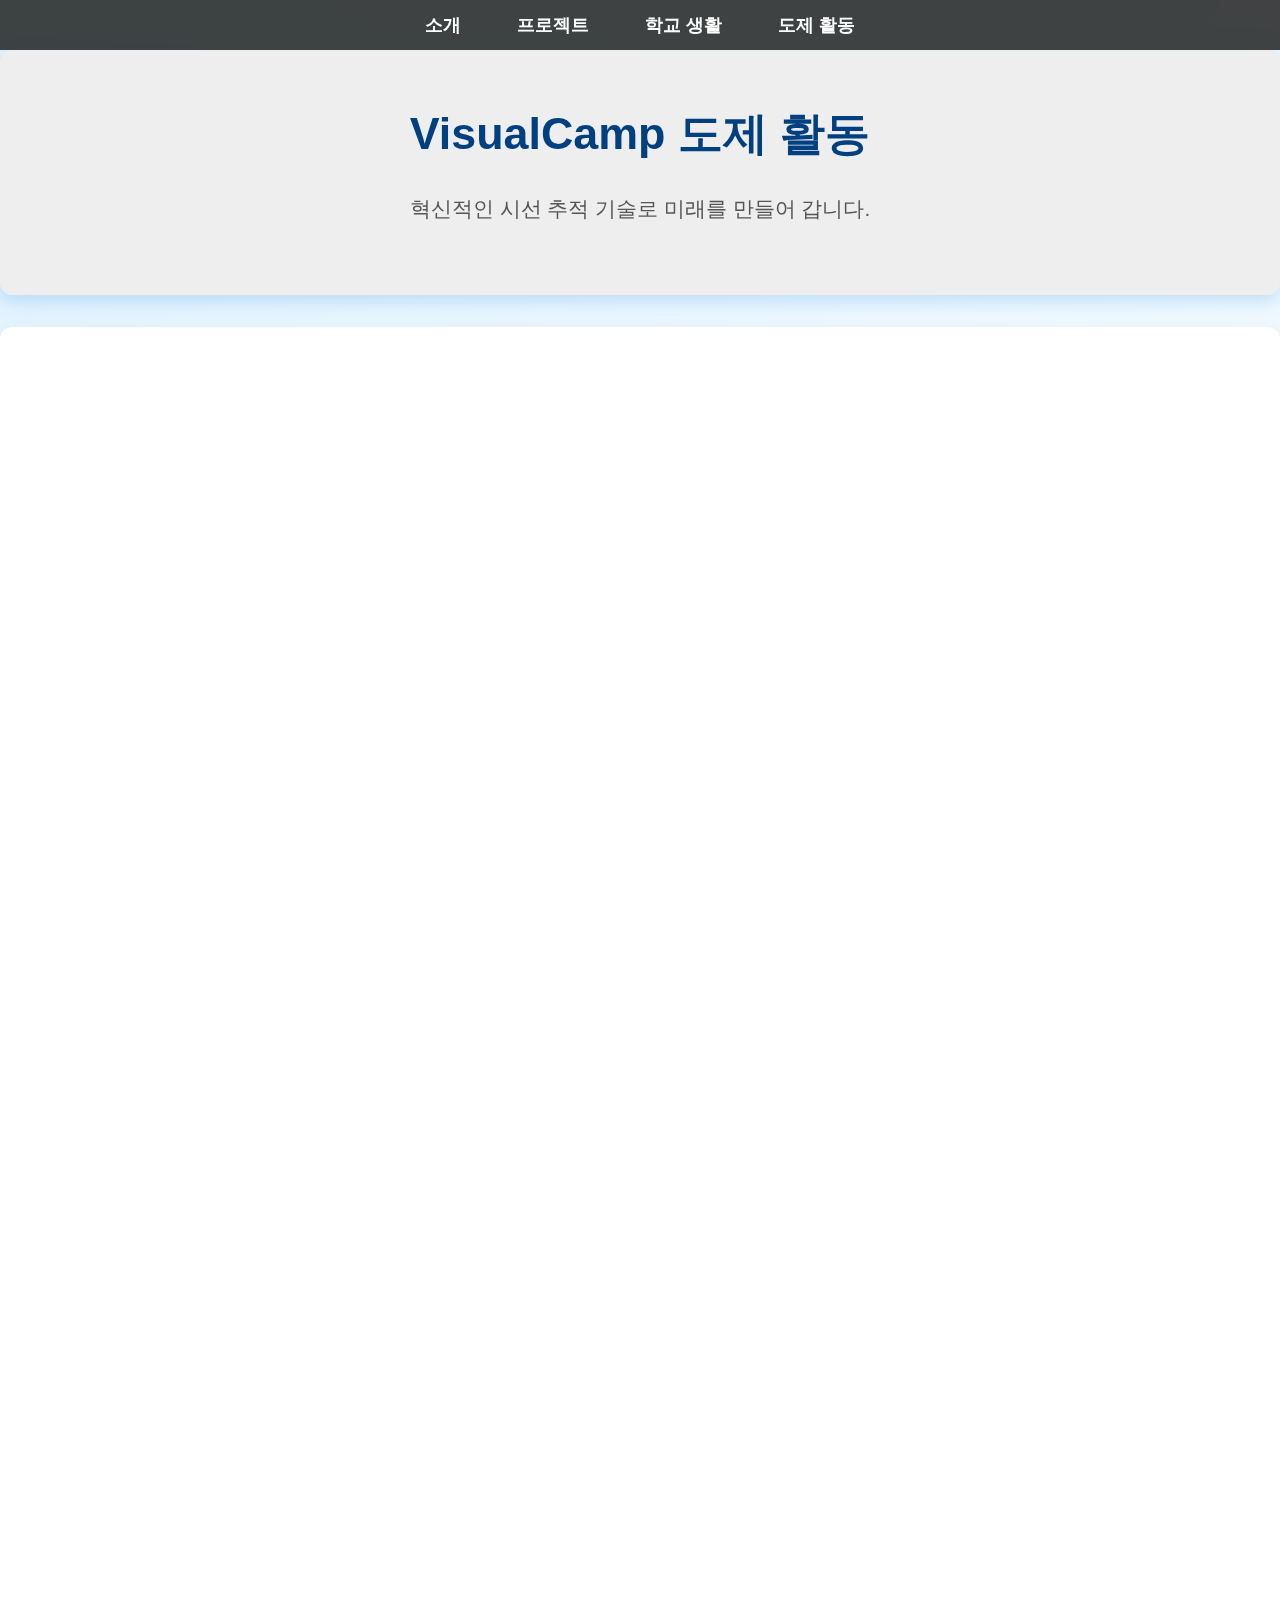
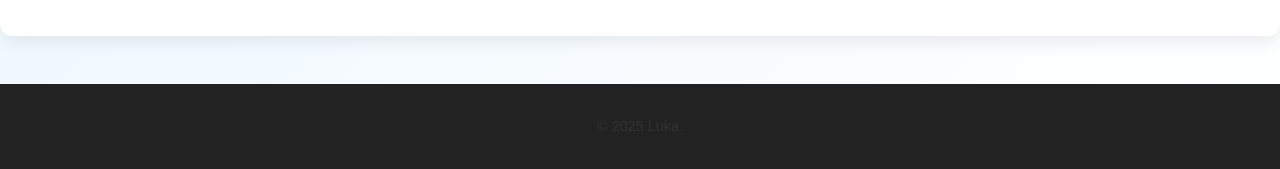
<file: vc.html>
<!DOCTYPE html>
<html lang="ko">

<head>
    <meta charset="UTF-8">
    <meta name="viewport" content="width=device-width, initial-scale=1">
    <title>도제 활동 - VisualCamp 소개</title>
    <link rel="stylesheet" href="style.css">
</head>

<body>

    <header>
        <nav>
            <ul>
                <li><a href="index.html">소개</a></li>
                <li><a href="projects.html">프로젝트</a></li>
                <li><a href="school.html">학교 생활</a></li>
                <li><a href="vc.html">도제 활동</a></li>
            </ul>
        </nav>
        <div class="hero">
            <h1>VisualCamp 도제 활동</h1>
            <p>혁신적인 시선 추적 기술로 미래를 만들어 갑니다.</p>
        </div>
    </header>

    <main>
        <div class="project-container">
            <section>
                <h2>회사 소개</h2>
                <p>
                    VisualCamp는 시선 추적(Eye Tracking) 기술을 개발하는 선도 기업으로,
                    다양한 산업에서 활용 가능한 시선 데이터 분석 솔루션을 제공합니다.
                    <br> 사용자 경험 향상과 데이터 기반 의사결정을 지원합니다.
                </p>

                <h3>나의 역할</h3>
                <div class="img-wrapper">
                    <img src="img/com.jpg" alt="VisualCamp 사무실 사진" class="zoom-image"  style="width: 350px;" >
                </div>
                <p>
                    저는 VisualCamp에서 알고리즘과 프로그래밍을 학습하며,
                    향후 회사 업무에 실질적인 도움이 되기 위한 역량을 기르고 있는 도제 학생입니다.
                </p>

                <h3>주요 활동</h3>
                <div class="img-wrapper">
                    <img src="img/fafa.png" alt="VisualCamp 팀 활동 사진" class="zoom-image" style="height: 300px;">
                </div>
                <ul>
                    <li><strong>회의 참여:</strong> 제품 개발 방향 및 보완점 관련 내부 회의 참여</li>
                    <li><strong>알고리즘 학습:</strong> 프로젝트 오일러 문제 풀이 및 작동 원리 설명</li>
                    <li><strong>자료구조 학습:</strong> 효율적인 코드 작성을 위한 기초 개념 습득</li>
                </ul>

                <h3>성과 및 배운 점</h3>
                <p>
                    - 문제 풀이 후, 코드 동작 원리를 직접 설명하며 이해도 향상<br>
                    - 실제 직장 환경 및 협업 방식에 대한 경험<br>
                    - 커뮤니케이션 능력 향상 및 실무 이해도 증가
                </p>
            </section>
        </div>
    </main>

    <footer>
        <p>© 2025 Luka.</p>
    </footer>

</body>
</html>
</file>
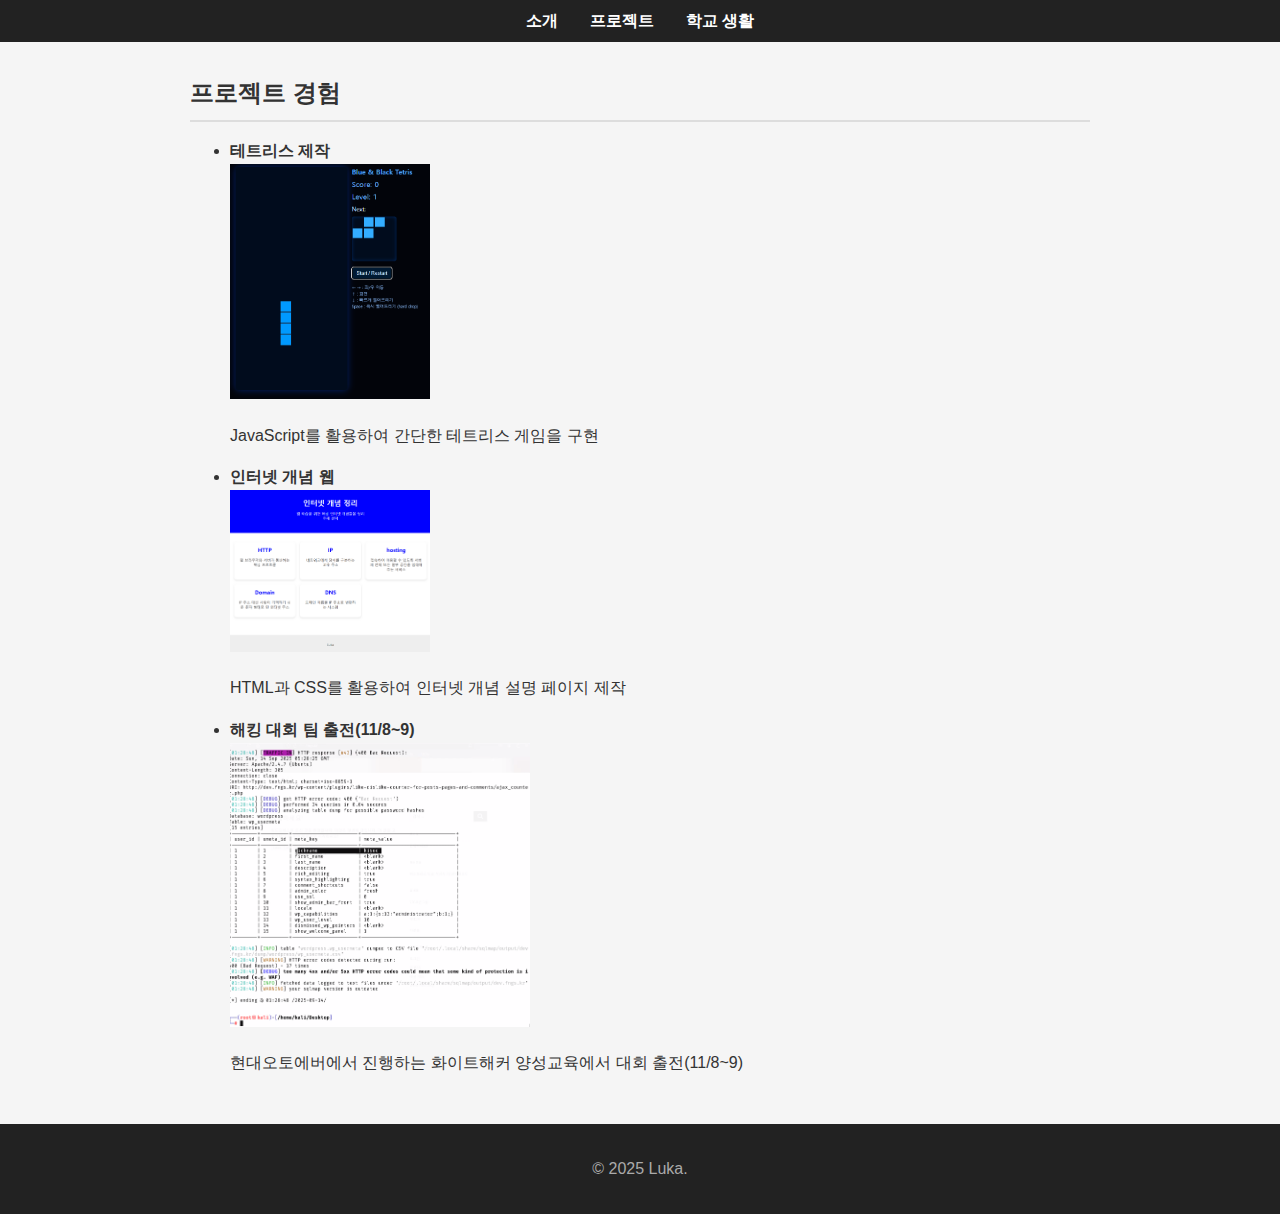
<file: Intel/projects.html>
<!DOCTYPE html>
<html lang="ko">
<head>
  <meta charset="UTF-8">
  <title>프로젝트 - Luka</title>
  <link rel="stylesheet" href="style.css">
</head>
<body>
  <header>
    <nav>
      <ul>
        <li><a href="index.html">소개</a></li>
        <li><a href="projects.html">프로젝트</a></li>
        <li><a href="school.html">학교 생활</a></li>
      </ul>
    </nav>
  </header>

  <main>
    <section>
      <h2>프로젝트 경험</h2>
      <ul>
        <li>
          <strong>테트리스 제작</strong><br>
          <img src="img/tt.png" alt="테트리스 프로젝트 이미지" style="width:200px;">
          <p>JavaScript를 활용하여 간단한 테트리스 게임을 구현</p>
        </li>
        <li>
          <strong>인터넷 개념 웹</strong><br>
          <img src="img/int.png"alt="인터넷 개념 프로젝트" style="width:200px;">
          <p>HTML과 CSS를 활용하여 인터넷 개념 설명 페이지 제작</p>
        </li>
        <li>
          <strong>해킹 대회 팀 출전(11/8~9)</strong><br>
          <img src="img/bl.png" alt="해킹" style="width:300px;">
          <p>현대오토에버에서 진행하는 화이트해커 양성교육에서 대회 출전(11/8~9)</p>
        </li>
      </ul>
    </section>
  </main>

  <footer>
    <p>© 2025 Luka.</p>
  </footer>
</body>
</html>
</file>
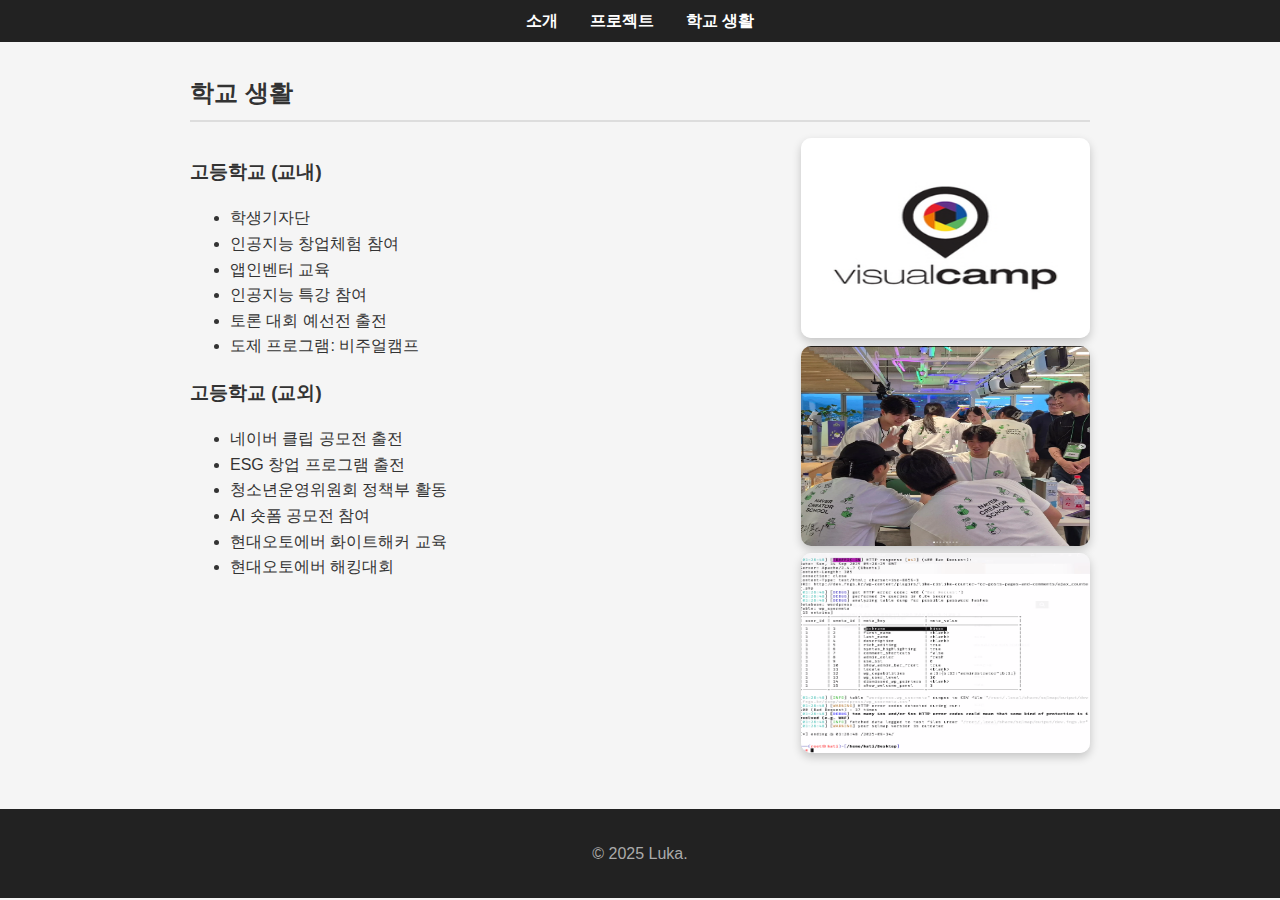
<file: Intel/school.html>
<!DOCTYPE html>
<html lang="ko">
<head>
  <meta charset="UTF-8">
  <title>학교 생활 - Luka</title>
  <link rel="stylesheet" href="style.css">
</head>
<body>
  <header>
    <nav>
      <ul>
        <li><a href="index.html">소개</a></li>
        <li><a href="projects.html">프로젝트</a></li>
        <li><a href="school.html">학교 생활</a></li>
      </ul>
    </nav>
  </header>

  <main>
    <section>
      <h2>학교 생활</h2>
      <div class="school-container">
    
        <div class="school-text">
          <h3>고등학교 (교내)</h3>
          <ul>
            <li>학생기자단 </li>
            <li>인공지능 창업체험 참여</li>
            <li>앱인벤터 교육</li>
            <li>인공지능 특강 참여</li>
            <li>토론 대회 예선전 출전</li>
            <li>도제 프로그램: 비주얼캠프</li>
          </ul>

          <h3>고등학교 (교외)</h3>
          <ul>
            <li>네이버 클립 공모전 출전</li>
            <li>ESG 창업 프로그램 출전</li>
            <li>청소년운영위원회 정책부 활동</li>
            <li>AI 숏폼 공모전 참여</li>
            <li>현대오토에버 화이트해커 교육</li>
            <li>현대오토에버 해킹대회</li>
          </ul>
        </div>

        <div class="school-image">
          <img src="img/vc.png" alt="학교 생활 사진">
          <img src="img/naver.png" alt="학교 생활 사진">
          <img src="img/bl.png" alt="해킹">
         
        </div>
      </div>
    </section>
  </main>

  <footer>
    <p>© 2025 Luka.</p>
  </footer>
</body>
</html>
</file>
<file: style.css>
body {
  font-family: 'Pretendard', sans-serif;
  margin: 0;
  padding: 0;
  background: linear-gradient(135deg, #e0f2ff, #ffffff);
  color: #222;
  line-height: 1.6;
  width: 100vw;
  font-weight: 400;
}

.container {
  max-width: 900px;
  margin: 0 auto;
  padding: 0 1rem;
}

nav {
  background: rgba(34, 34, 34, 0.85);
  backdrop-filter: saturate(180%) blur(10px);
  padding: 0.75rem 1rem;
  position: sticky;
  top: 0;
  z-index: 1000;
}

nav ul {
  list-style: none;
  display: flex;
  justify-content: center;
  margin: 0;
  padding: 0;
}

nav ul li {
  margin: 0 1rem;
}

nav ul li a {
  color: white;
  text-decoration: none;
  font-weight: 700;
  font-size: 1.1rem;
  padding: 0.5rem 0.75rem;
  border-radius: 6px;
  transition: background-color 0.3s ease;
}

nav ul li a:hover {
  background-color: #0078d7;
  color: white;
}

.hero {
  text-align: center;
  padding: 3rem 1rem;
  background: #eee;
  margin-bottom: 2rem;
  border-radius: 12px;
  box-shadow: 0 6px 18px rgba(0, 120, 215, 0.2);
}

.profile-img {
  width: 150px;
  height: 150px;
  border-radius: 50%;
  object-fit: cover;
  margin-bottom: 1rem;
  border: 4px solid transparent;
  border-image: linear-gradient(45deg, #0078d7, #00bfff) 1;
}

.hero h1 {
  margin: 0;
  font-size: 2.8rem;
  color: #004080;
  font-weight: 700;
}

.hero p {
  font-size: 1.3rem;
  color: #555;
}

.hero-desc {
  max-width: 600px;
  margin: 1rem auto;
  color: #555;
  line-height: 1.7;
}

.hero-buttons {
  margin-top: 1.5rem;
  display: flex;
  flex-wrap: wrap;
  justify-content: center;
}

.btn {
  display: inline-block;
  background: #0078d7;
  color: white;
  padding: 0.6rem 1.4rem;
  border-radius: 8px;
  text-decoration: none;
  font-weight: 600;
  margin: 0.5rem;
  transition: background 0.3s ease, box-shadow 0.3s ease;
  box-shadow: 0 4px 8px rgba(0, 120, 215, 0.3);
}

.btn:hover {
  background: #005fa3;
  box-shadow: 0 6px 14px rgba(0, 120, 215, 0.6);
}


main {
  background: white;
  padding: 2.5rem 3rem;
  border-radius: 12px;
  box-shadow: 0 6px 18px rgba(0, 0, 0, 0.08);
  margin-bottom: 3rem;
}


section h2 {
  color: #0078d7;
  border-bottom: 3px solid #0078d7;
  padding-bottom: 0.6rem;
  margin-bottom: 1.2rem;
  font-weight: 700;
  font-size: 1.8rem;
}

h3 {
  margin-top: 30px;
  color: #005a9e;
  font-weight: 600;
}


ul {
  list-style-type: disc;
  margin-left: 20px;
  padding-left: 0;
}

li {
  margin-bottom: 0.5rem;
  color: #333;
  line-height: 1.5;
}

p {
  line-height: 1.7;
  color: #333;
}

.project-container {
  display: flex;
  align-items: center;
  justify-content: space-between;
  gap: 40px;
  margin: 40px 0;

  opacity: 0;
  transform: translateY(20px);
  transition: opacity 0.6s ease, transform 0.6s ease;
}


.project-container.active {
  opacity: 1;
  transform: translateY(0);
}

.project-text {
  flex: 1;
}

.project-image {
  flex: 1;
  display: flex;
  justify-content: center;
}

.project-photo {
  width: 220px;
  border-radius: 14px;
  box-shadow: 0 6px 18px rgba(0, 120, 215, 0.25);
  transition: transform 0.3s ease, box-shadow 0.3s ease;
  border: 4px solid transparent;
  border-image: linear-gradient(45deg, #0078d7, #00bfff) 1;
}

.project-photo:hover {
  transform: scale(1.07);
  box-shadow: 0 10px 28px rgba(0, 120, 215, 0.45);
}


@media (max-width: 800px) {
  .project-container {
    flex-direction: column;
    align-items: center;
    text-align: center;
  }
}


footer {
  text-align: center;
  background: #222;
  color: #aaa;
  padding: 1rem;
  margin-top: 3rem;
  font-size: 0.9rem;
}


.skills span {
  display: inline-block;
  background: #222;
  color: white;
  padding: 0.4rem 0.8rem;
  border-radius: 5px;
  margin: 0.3rem;
  font-size: 0.9rem;
  font-weight: 600;
}


.school-container {
  display: flex;
  gap: 2rem;
  align-items: flex-start;
}

.school-text {
  flex: 2;
}

.school-image {
  flex: 1;
}

.school-image img {
  width: 100%;
  height: 200px;
  max-width: 350px;
  border-radius: 12px;
  box-shadow: 0 6px 18px rgba(0, 0, 0, 0.15);
}


#about-company {
  margin-top: 2rem;
  background: #fff;
  padding: 2rem;
  border-radius: 12px;
  box-shadow: 0 6px 18px rgba(0, 0, 0, 0.08);
}

.company-images {
  display: flex;
  justify-content: center;
  gap: 1.5rem;
  margin-top: 2rem;
}

.company-images img {
  width: 200px;
  height: auto;
  border-radius: 12px;
  box-shadow: 0 6px 18px rgba(0, 0, 0, 0.08);
}
</file>
<file: Intel/style.css>
body {
  font-family: 'Pretendard', sans-serif;
  margin: 0;
  padding: 0;
  background: #f5f5f5;
  color: #333;
  line-height: 1.6;
}


nav {
  background: #222;
  padding: 0.5rem;
}
nav ul {
  list-style: none;
  display: flex;
  justify-content: center;
  margin: 0;
  padding: 0;
}
nav ul li {
  margin: 0 1rem;
}
nav ul li a {
  color: white;
  text-decoration: none;
  font-weight: bold;
}
nav ul li a:hover {
  color: #00aaff;
}


.hero {
  text-align: center;
  padding: 3rem 1rem;
  background: #eee;
}
.profile-img {
  width: 150px;
  height: 150px;
  border-radius: 50%;
  object-fit: cover;
  margin-bottom: 1rem;
}
.hero h1 {
  margin: 0;
  font-size: 2.5rem;
}
.hero p {
  font-size: 1.2rem;
  color: #666;
}


main {
  max-width: 900px;
  margin: 2rem auto;
  padding: 0 1rem;
}
section h2 {
  border-bottom: 2px solid #ddd;
  padding-bottom: 0.5rem;
  margin-bottom: 1rem;
}
.skills span {
  display: inline-block;
  background: #222;
  color: white;
  padding: 0.4rem 0.8rem;
  border-radius: 5px;
  margin: 0.3rem;
  font-size: 0.9rem;
}


footer {
  text-align: center;
  background: #222;
  color: #aaa;
  padding: 1rem;
  margin-top: 3rem;
}

.school-container {
  display: flex;
  gap: 2rem;
  align-items: flex-start;
}

.school-text {
  flex: 2; 
}

.school-image {
  flex: 1; 
}

.school-image img {
  width: 100%;
  height: 200px;
  max-width: 350px;
  border-radius: 10px;
  box-shadow: 0 4px 10px rgba(0,0,0,0.2);
}
</file>
